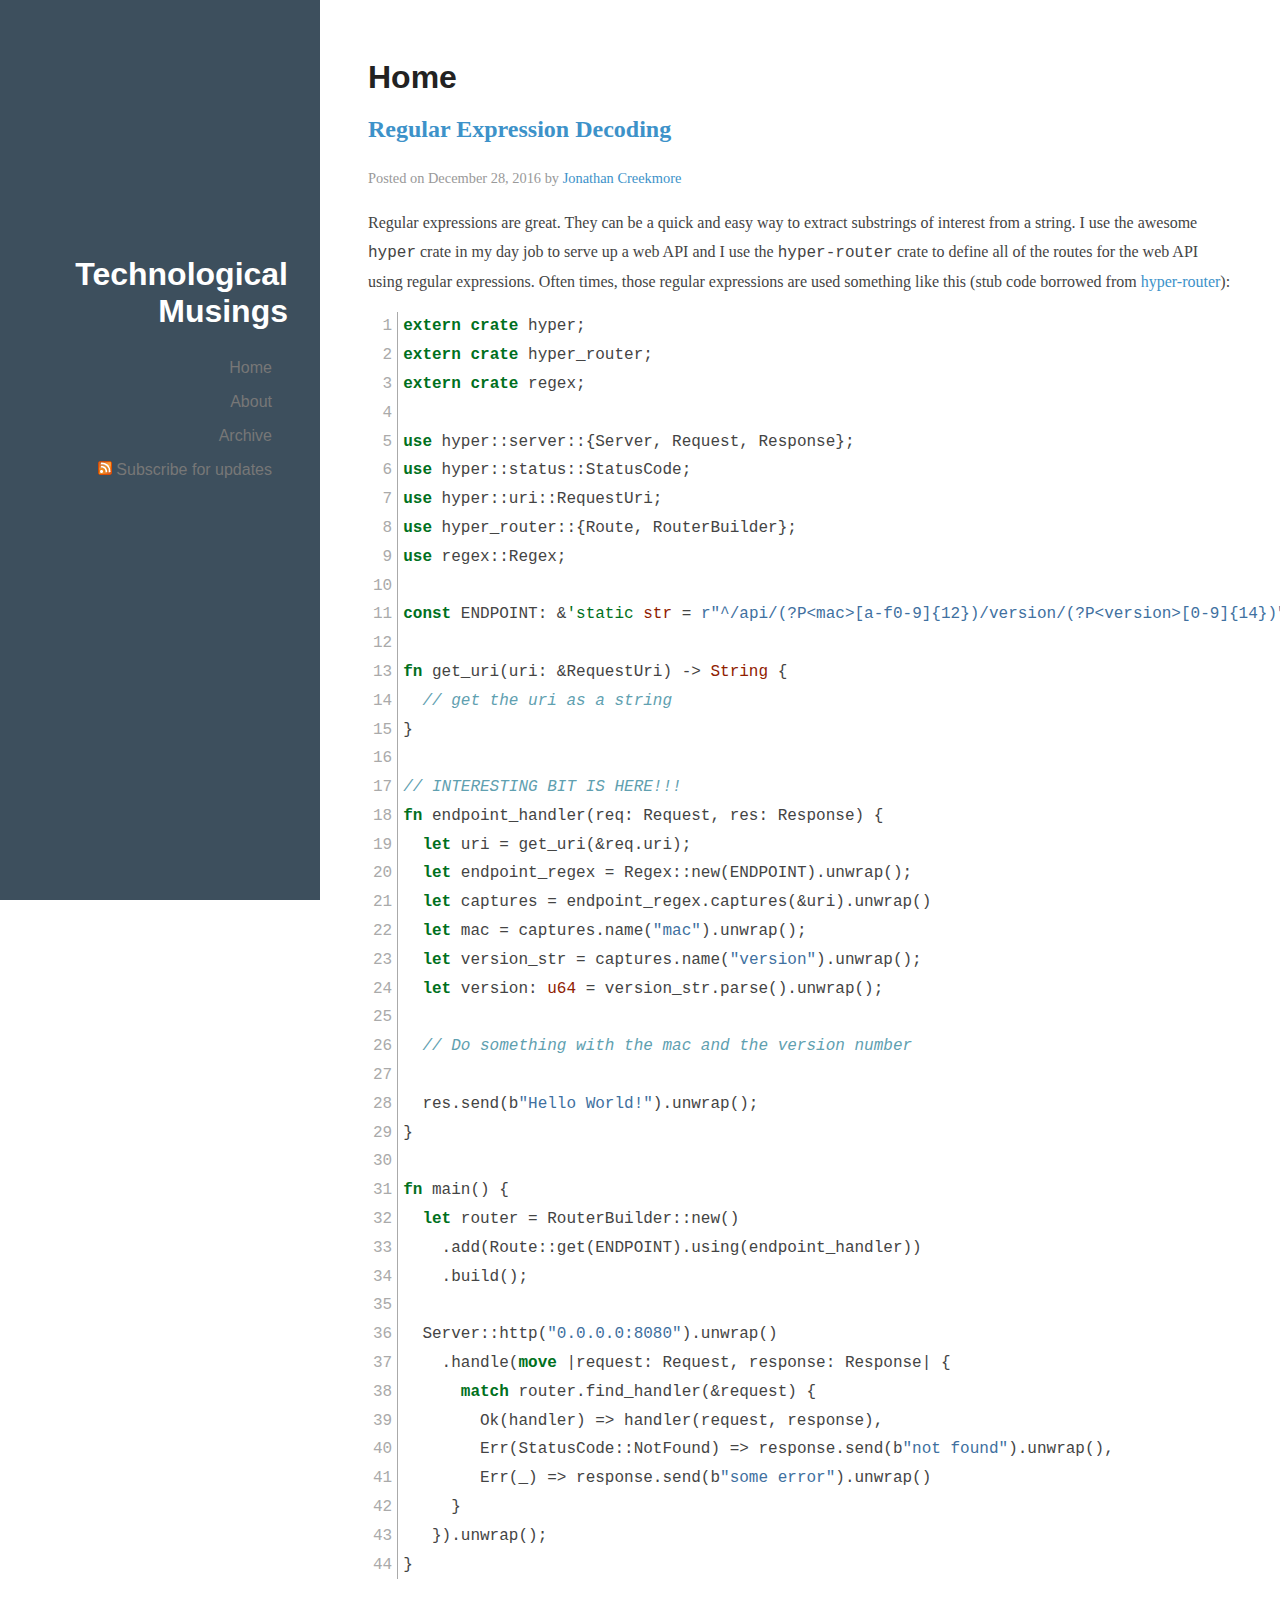
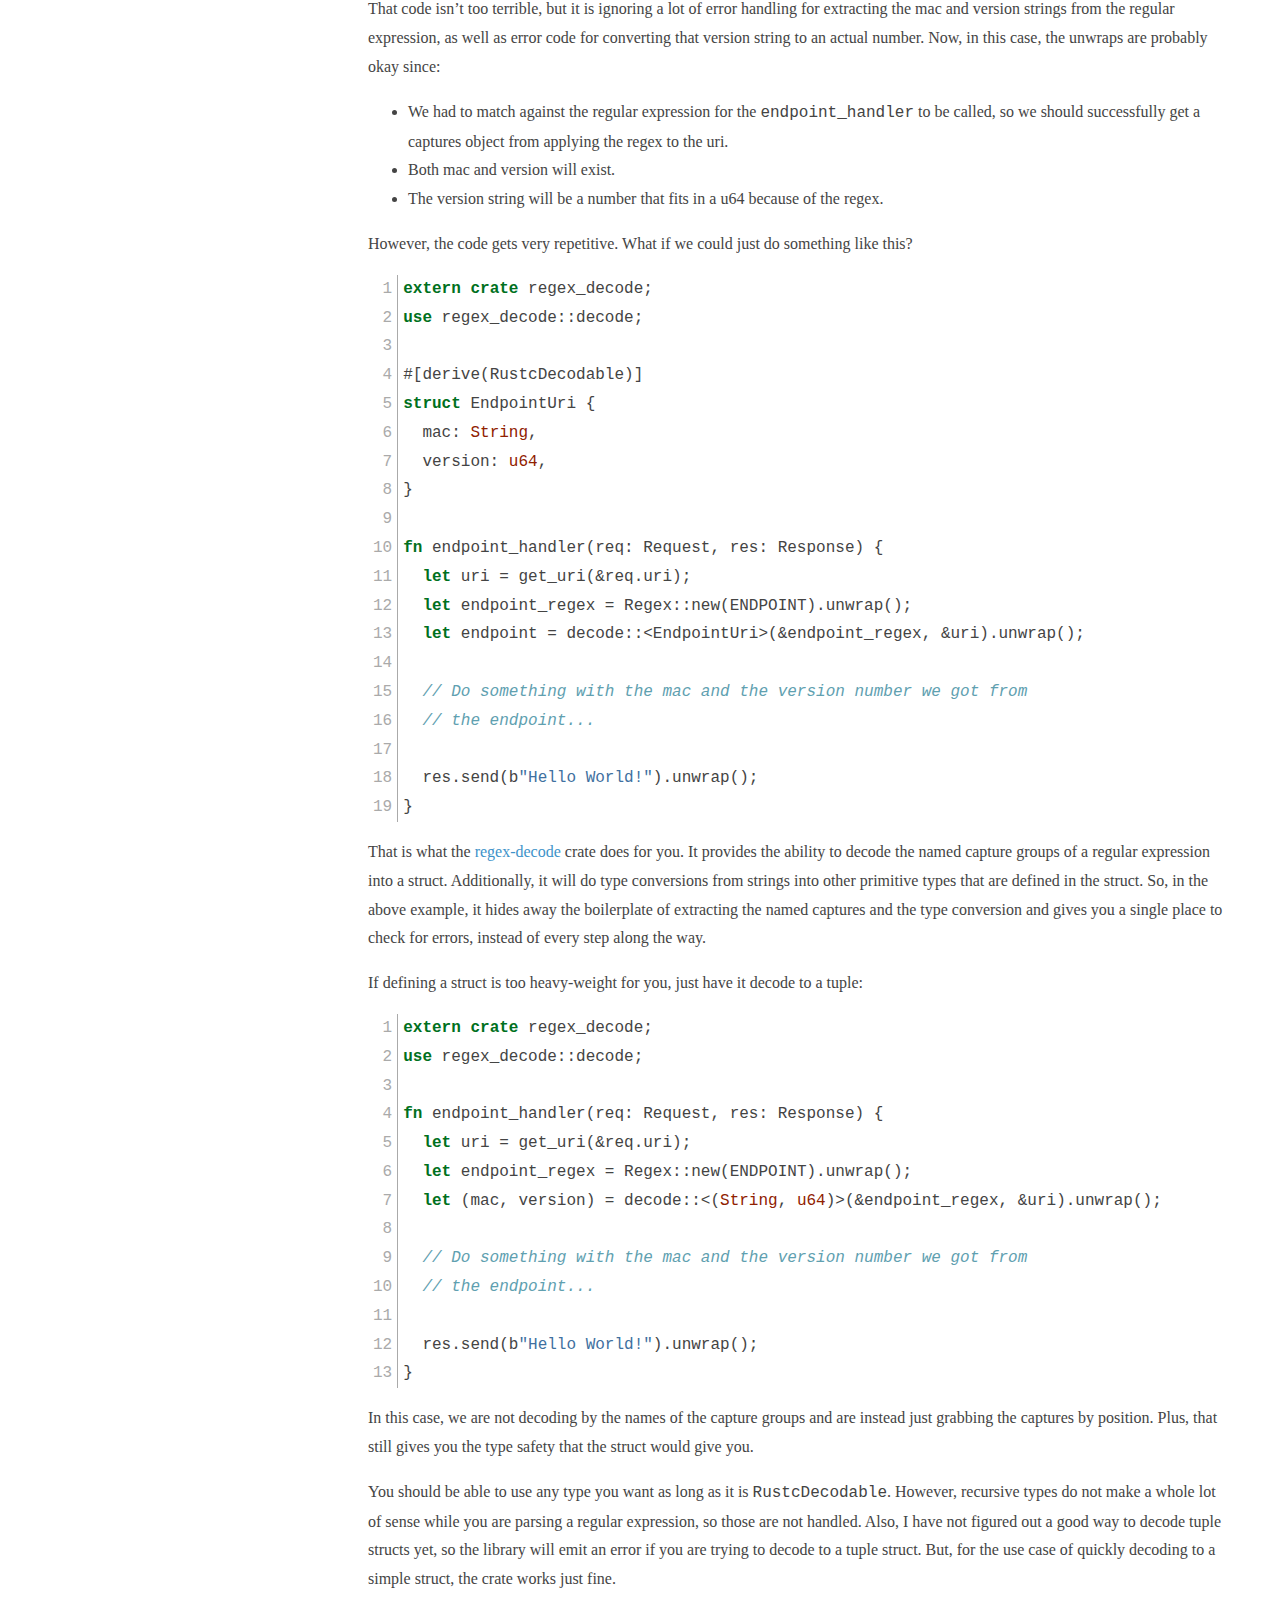
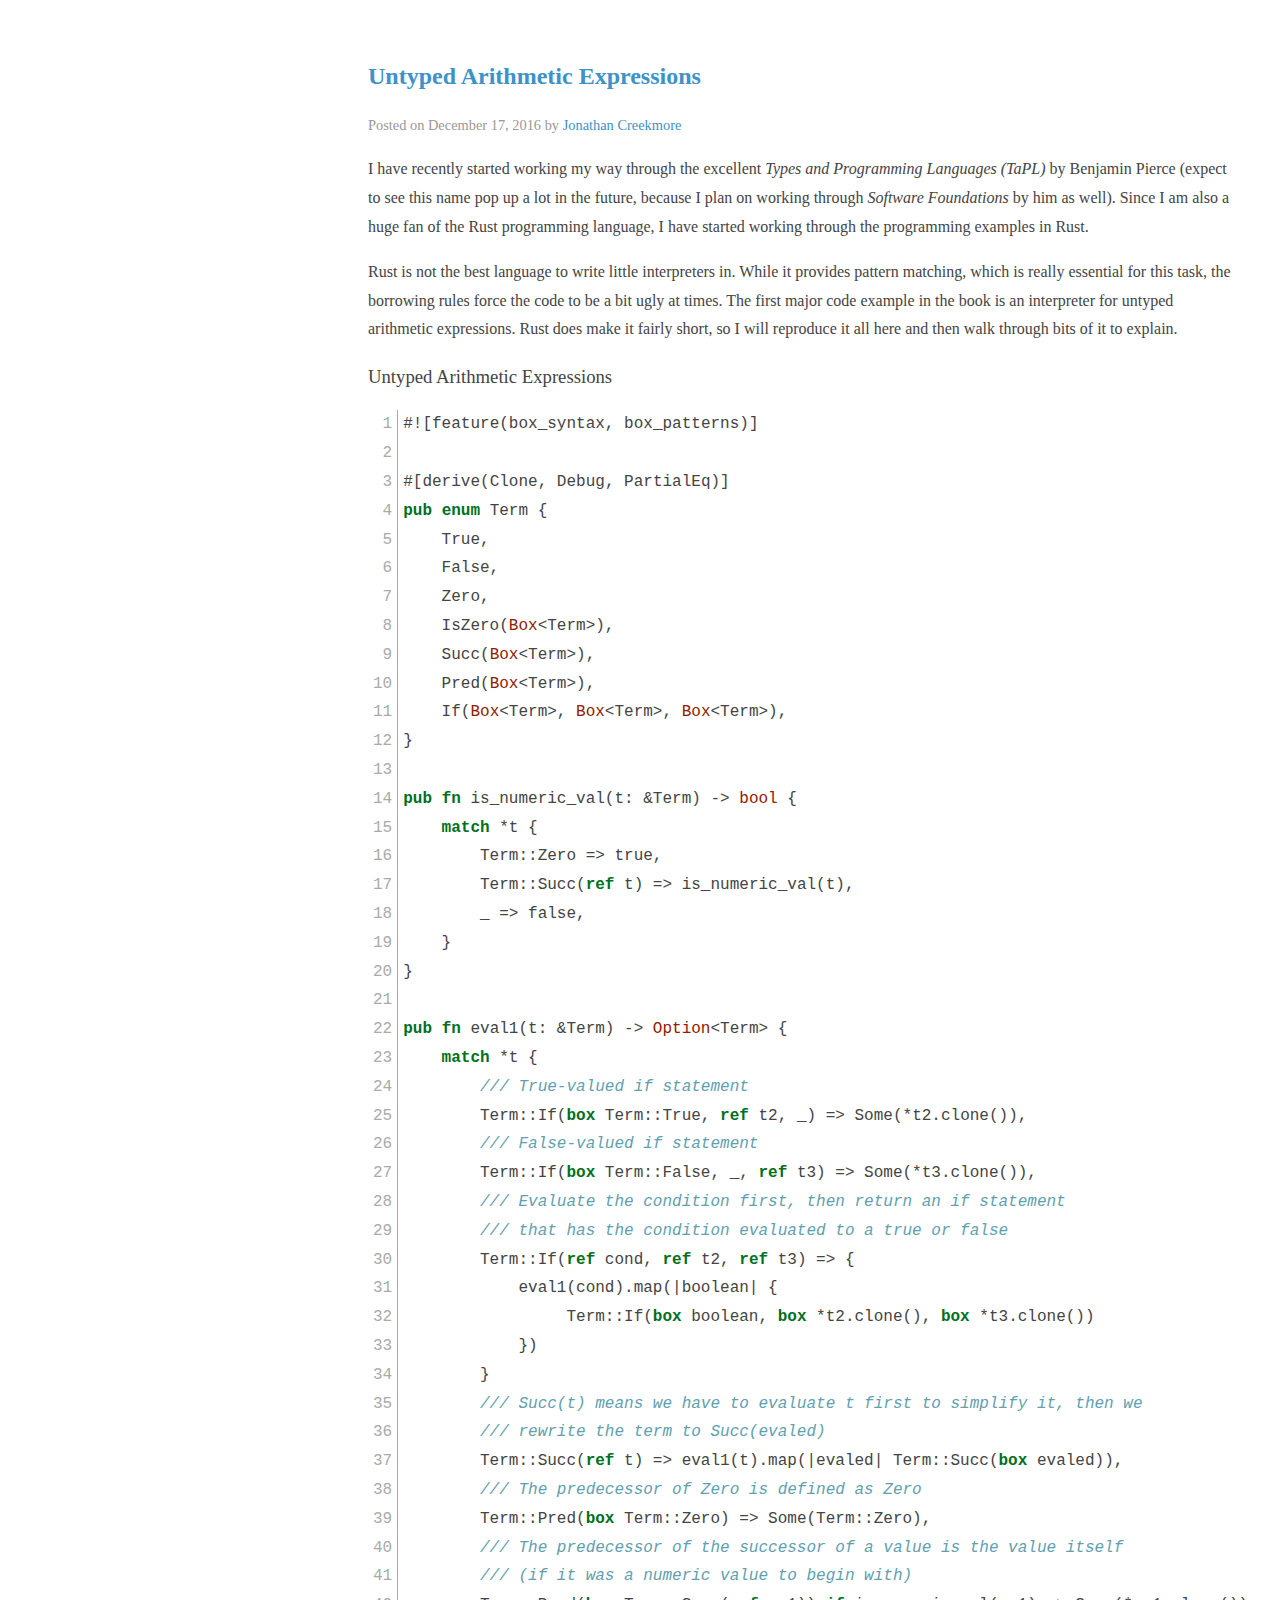
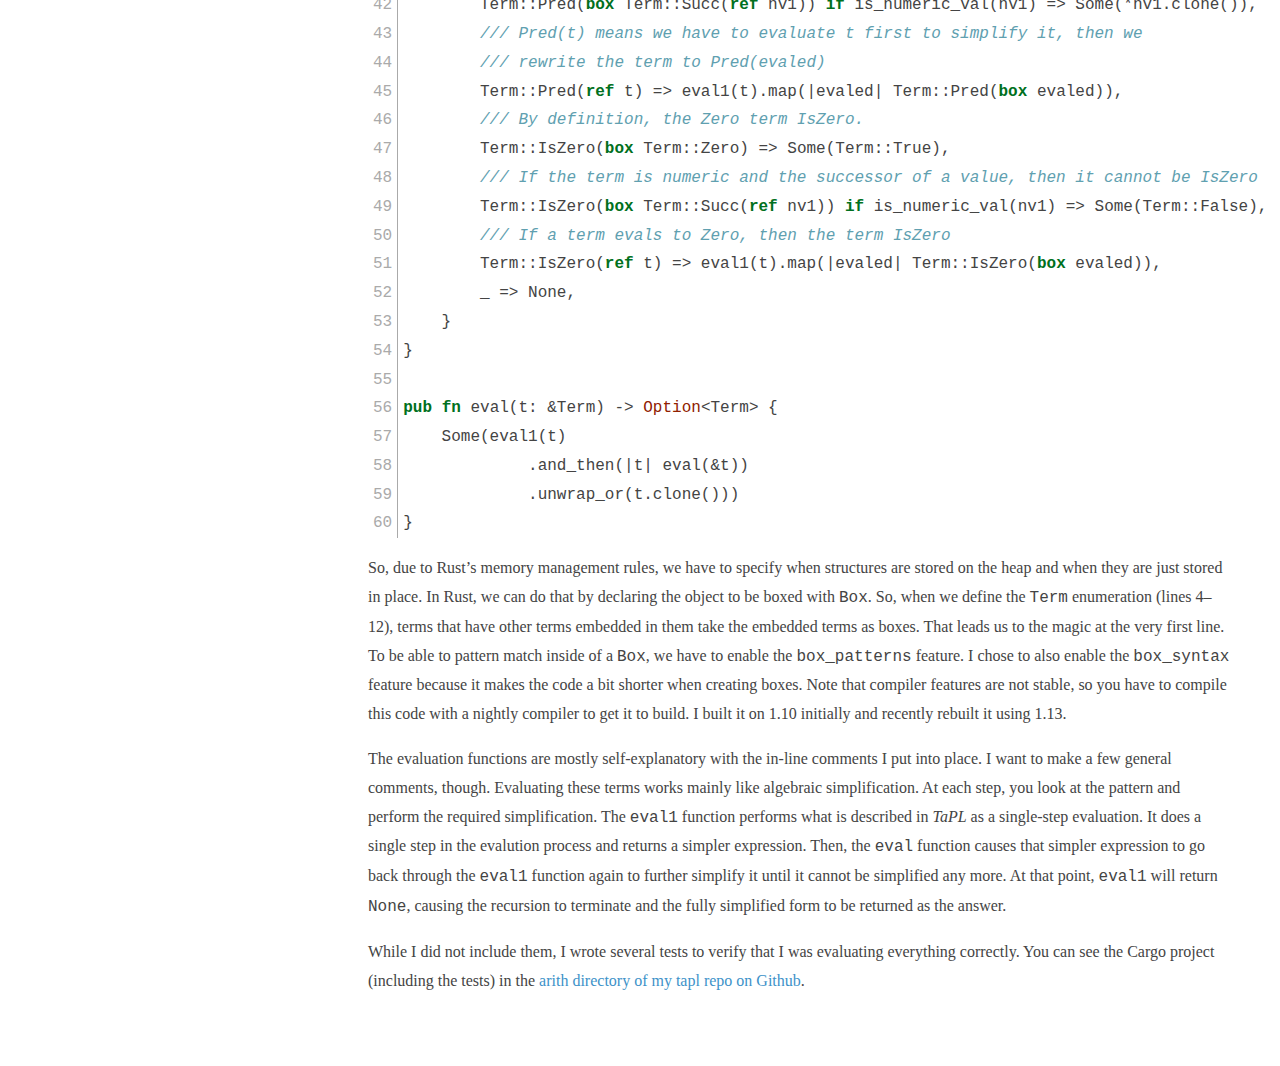
<file: index.html>
<!doctype html>
<html lang="en">
    <head>
        <meta http-equiv="Content-Type" content="text/html; charset=UTF-8">
		<meta name="viewport" content="width=device-width, initial-scale=1.0">
        <title>Technological Musings - Home</title>
		<link rel="stylesheet" type="text/css" href="./css/pure-min.css">
		<link rel="stylesheet" type="text/css" href="./css/grids-responsive-min.css">
        <link rel="stylesheet" type="text/css" href="./css/default.css">
		<link rel="alternate" type="application/atom+xml" title="Atom feed for Technological Musings" href="./atom.xml" />
    </head>
    <body>
		<div id="layout" class="pure-g">
			<div class="sidebar pure-u-1 pure-u-md-1-4">
				<div class="header">
					<h1>Technological Musings</h1>
					<nav class="nav">
						<ul class="pure-menu-list custom-restricted-width">
							<li class="pure-menu-item">
								<a class="pure-menu-link" href="./">Home</a>
							</li>
							<li class="pure-menu-item">
								<a class="pure-menu-link" href="./about.html">About</a>
							</li>
							<li class="pure-menu-item">
								<a class="pure-menu-link" href="./archive.html">Archive</a>
							</li>
							<li class="pure-menu-item">
								<a class="pure-menu-link" href="./atom.xml">
									<img src="./images/feed-icon-14x14.png" />
									Subscribe for updates
								</a>
							</li>
					</nav>
				</div>
			</div>

			<div class="content pure-u-1 pure-u-md-3-4">
				<div class="posts">
					<section class="post">
						<header class="post-header">
							<h2 class="post-title">Home</h2>
						</header>
						<div class="post-description">
							
	<article class="post">
		<h2><a href="./posts/2016-12-28-regex-decode.html">Regular Expression Decoding</a></h2>
		<div class="post-meta">
			Posted on <time pubdate datetime="December 28, 2016">December 28, 2016</time>
			
	            by <a class="email" href="mailto:jonathan@thecreekmores.org?subject=Regular Expression Decoding">Jonathan Creekmore</a>
			
		</div>
		<p>Regular expressions are great. They can be a quick and easy way to extract substrings of interest from a string. I use the awesome <code>hyper</code> crate in my day job to serve up a web API and I use the <code>hyper-router</code> crate to define all of the routes for the web API using regular expressions. Often times, those regular expressions are used something like this (stub code borrowed from <a href="https://github.com/marad/hyper-router">hyper-router</a>):</p>
<div class="sourceCode"><table class="sourceCode rust numberLines"><tr class="sourceCode"><td class="lineNumbers"><pre>1
2
3
4
5
6
7
8
9
10
11
12
13
14
15
16
17
18
19
20
21
22
23
24
25
26
27
28
29
30
31
32
33
34
35
36
37
38
39
40
41
42
43
44
</pre></td><td class="sourceCode"><pre><code class="sourceCode rust"><span class="kw">extern</span> <span class="kw">crate</span> hyper;
<span class="kw">extern</span> <span class="kw">crate</span> hyper_router;
<span class="kw">extern</span> <span class="kw">crate</span> regex;

<span class="kw">use</span> hyper::server::{Server, Request, Response};
<span class="kw">use</span> hyper::status::StatusCode;
<span class="kw">use</span> hyper::uri::RequestUri;
<span class="kw">use</span> hyper_router::{Route, RouterBuilder};
<span class="kw">use</span> regex::Regex;

<span class="kw">const</span> ENDPOINT: &amp;<span class="ot">'static</span> <span class="dt">str</span> = <span class="st">r&quot;^/api/(?P&lt;mac&gt;[a-f0-9]{12})/version/(?P&lt;version&gt;[0-9]{14})&quot;</span>;

<span class="kw">fn</span> get_uri(uri: &amp;RequestUri) -&gt; <span class="dt">String</span> {
  <span class="co">// get the uri as a string</span>
}

<span class="co">// INTERESTING BIT IS HERE!!!</span>
<span class="kw">fn</span> endpoint_handler(req: Request, res: Response) {
  <span class="kw">let</span> uri = get_uri(&amp;req.uri);
  <span class="kw">let</span> endpoint_regex = Regex::new(ENDPOINT).unwrap();
  <span class="kw">let</span> captures = endpoint_regex.captures(&amp;uri).unwrap()
  <span class="kw">let</span> mac = captures.name(<span class="st">&quot;mac&quot;</span>).unwrap();
  <span class="kw">let</span> version_str = captures.name(<span class="st">&quot;version&quot;</span>).unwrap();
  <span class="kw">let</span> version: <span class="dt">u64</span> = version_str.parse().unwrap();

  <span class="co">// Do something with the mac and the version number</span>

  res.send(b<span class="st">&quot;Hello World!&quot;</span>).unwrap();
}

<span class="kw">fn</span> main() {
  <span class="kw">let</span> router = RouterBuilder::new()
    .add(Route::get(ENDPOINT).using(endpoint_handler))
    .build();

  Server::http(<span class="st">&quot;0.0.0.0:8080&quot;</span>).unwrap()
    .handle(<span class="kw">move</span> |request: Request, response: Response| {
      <span class="kw">match</span> router.find_handler(&amp;request) {
        <span class="cn">Ok</span>(handler) =&gt; handler(request, response),
        <span class="cn">Err</span>(StatusCode::NotFound) =&gt; response.send(b<span class="st">&quot;not found&quot;</span>).unwrap(),
        <span class="cn">Err</span>(_) =&gt; response.send(b<span class="st">&quot;some error&quot;</span>).unwrap()
     }
   }).unwrap();
}</code></pre></td></tr></table></div>
<p>That code isn’t too terrible, but it is ignoring a lot of error handling for extracting the mac and version strings from the regular expression, as well as error code for converting that version string to an actual number. Now, in this case, the unwraps are probably okay since:</p>
<ul>
<li>We had to match against the regular expression for the <code>endpoint_handler</code> to be called, so we should successfully get a captures object from applying the regex to the uri.</li>
<li>Both mac and version will exist.</li>
<li>The version string will be a number that fits in a u64 because of the regex.</li>
</ul>
<p>However, the code gets very repetitive. What if we could just do something like this?</p>
<div class="sourceCode"><table class="sourceCode rust numberLines"><tr class="sourceCode"><td class="lineNumbers"><pre>1
2
3
4
5
6
7
8
9
10
11
12
13
14
15
16
17
18
19
</pre></td><td class="sourceCode"><pre><code class="sourceCode rust"><span class="kw">extern</span> <span class="kw">crate</span> regex_decode;
<span class="kw">use</span> regex_decode::decode;

<span class="at">#[</span>derive<span class="at">(</span>RustcDecodable<span class="at">)]</span>
<span class="kw">struct</span> EndpointUri {
  mac: <span class="dt">String</span>,
  version: <span class="dt">u64</span>,
}

<span class="kw">fn</span> endpoint_handler(req: Request, res: Response) {
  <span class="kw">let</span> uri = get_uri(&amp;req.uri);
  <span class="kw">let</span> endpoint_regex = Regex::new(ENDPOINT).unwrap();
  <span class="kw">let</span> endpoint = decode::&lt;EndpointUri&gt;(&amp;endpoint_regex, &amp;uri).unwrap();

  <span class="co">// Do something with the mac and the version number we got from</span>
  <span class="co">// the endpoint...</span>

  res.send(b<span class="st">&quot;Hello World!&quot;</span>).unwrap();
}</code></pre></td></tr></table></div>
<p>That is what the <a href="https://github.com/jcreekmore/regex-decode">regex-decode</a> crate does for you. It provides the ability to decode the named capture groups of a regular expression into a struct. Additionally, it will do type conversions from strings into other primitive types that are defined in the struct. So, in the above example, it hides away the boilerplate of extracting the named captures and the type conversion and gives you a single place to check for errors, instead of every step along the way.</p>
<p>If defining a struct is too heavy-weight for you, just have it decode to a tuple:</p>
<div class="sourceCode"><table class="sourceCode rust numberLines"><tr class="sourceCode"><td class="lineNumbers"><pre>1
2
3
4
5
6
7
8
9
10
11
12
13
</pre></td><td class="sourceCode"><pre><code class="sourceCode rust"><span class="kw">extern</span> <span class="kw">crate</span> regex_decode;
<span class="kw">use</span> regex_decode::decode;

<span class="kw">fn</span> endpoint_handler(req: Request, res: Response) {
  <span class="kw">let</span> uri = get_uri(&amp;req.uri);
  <span class="kw">let</span> endpoint_regex = Regex::new(ENDPOINT).unwrap();
  <span class="kw">let</span> (mac, version) = decode::&lt;(<span class="dt">String</span>, <span class="dt">u64</span>)&gt;(&amp;endpoint_regex, &amp;uri).unwrap();

  <span class="co">// Do something with the mac and the version number we got from</span>
  <span class="co">// the endpoint...</span>

  res.send(b<span class="st">&quot;Hello World!&quot;</span>).unwrap();
}</code></pre></td></tr></table></div>
<p>In this case, we are not decoding by the names of the capture groups and are instead just grabbing the captures by position. Plus, that still gives you the type safety that the struct would give you.</p>
<p>You should be able to use any type you want as long as it is <code>RustcDecodable</code>. However, recursive types do not make a whole lot of sense while you are parsing a regular expression, so those are not handled. Also, I have not figured out a good way to decode tuple structs yet, so the library will emit an error if you are trying to decode to a tuple struct. But, for the use case of quickly decoding to a simple struct, the crate works just fine.</p>
	</article>

	<article class="post">
		<h2><a href="./posts/2016-12-17-untyped-arithmetic-expressions.html">Untyped Arithmetic Expressions</a></h2>
		<div class="post-meta">
			Posted on <time pubdate datetime="December 17, 2016">December 17, 2016</time>
			
	            by <a class="email" href="mailto:jonathan@thecreekmores.org?subject=Untyped Arithmetic Expressions">Jonathan Creekmore</a>
			
		</div>
		<p>I have recently started working my way through the excellent <em>Types and Programming Languages (TaPL)</em> by Benjamin Pierce (expect to see this name pop up a lot in the future, because I plan on working through <em>Software Foundations</em> by him as well). Since I am also a huge fan of the Rust programming language, I have started working through the programming examples in Rust.</p>
<p>Rust is not the best language to write little interpreters in. While it provides pattern matching, which is really essential for this task, the borrowing rules force the code to be a bit ugly at times. The first major code example in the book is an interpreter for untyped arithmetic expressions. Rust does make it fairly short, so I will reproduce it all here and then walk through bits of it to explain.</p>
<h3 id="untyped-arithmetic-expressions">Untyped Arithmetic Expressions</h3>
<div class="sourceCode"><table class="sourceCode rust numberLines"><tr class="sourceCode"><td class="lineNumbers"><pre>1
2
3
4
5
6
7
8
9
10
11
12
13
14
15
16
17
18
19
20
21
22
23
24
25
26
27
28
29
30
31
32
33
34
35
36
37
38
39
40
41
42
43
44
45
46
47
48
49
50
51
52
53
54
55
56
57
58
59
60
</pre></td><td class="sourceCode"><pre><code class="sourceCode rust"><span class="at">#![</span>feature<span class="at">(</span>box_syntax<span class="at">,</span> box_patterns<span class="at">)]</span>

<span class="at">#[</span>derive<span class="at">(</span><span class="bu">Clone</span><span class="at">,</span> <span class="bu">Debug</span><span class="at">,</span> <span class="bu">PartialEq</span><span class="at">)]</span>
<span class="kw">pub</span> <span class="kw">enum</span> Term {
    True,
    False,
    Zero,
    IsZero(<span class="dt">Box</span>&lt;Term&gt;),
    Succ(<span class="dt">Box</span>&lt;Term&gt;),
    Pred(<span class="dt">Box</span>&lt;Term&gt;),
    If(<span class="dt">Box</span>&lt;Term&gt;, <span class="dt">Box</span>&lt;Term&gt;, <span class="dt">Box</span>&lt;Term&gt;),
}

<span class="kw">pub</span> <span class="kw">fn</span> is_numeric_val(t: &amp;Term) -&gt; <span class="dt">bool</span> {
    <span class="kw">match</span> *t {
        Term::Zero =&gt; <span class="cn">true</span>,
        Term::Succ(<span class="kw">ref</span> t) =&gt; is_numeric_val(t),
        _ =&gt; <span class="cn">false</span>,
    }
}

<span class="kw">pub</span> <span class="kw">fn</span> eval1(t: &amp;Term) -&gt; <span class="dt">Option</span>&lt;Term&gt; {
    <span class="kw">match</span> *t {
        <span class="co">/// True-valued if statement</span>
        Term::If(<span class="kw">box</span> Term::True, <span class="kw">ref</span> t2, _) =&gt; <span class="cn">Some</span>(*t2.clone()),
        <span class="co">/// False-valued if statement</span>
        Term::If(<span class="kw">box</span> Term::False, _, <span class="kw">ref</span> t3) =&gt; <span class="cn">Some</span>(*t3.clone()),
        <span class="co">/// Evaluate the condition first, then return an if statement</span>
        <span class="co">/// that has the condition evaluated to a true or false</span>
        Term::If(<span class="kw">ref</span> cond, <span class="kw">ref</span> t2, <span class="kw">ref</span> t3) =&gt; {
            eval1(cond).map(|boolean| {
                 Term::If(<span class="kw">box</span> boolean, <span class="kw">box</span> *t2.clone(), <span class="kw">box</span> *t3.clone())
            })
        }
        <span class="co">/// Succ(t) means we have to evaluate t first to simplify it, then we</span>
        <span class="co">/// rewrite the term to Succ(evaled)</span>
        Term::Succ(<span class="kw">ref</span> t) =&gt; eval1(t).map(|evaled| Term::Succ(<span class="kw">box</span> evaled)),
        <span class="co">/// The predecessor of Zero is defined as Zero</span>
        Term::Pred(<span class="kw">box</span> Term::Zero) =&gt; <span class="cn">Some</span>(Term::Zero),
        <span class="co">/// The predecessor of the successor of a value is the value itself</span>
        <span class="co">/// (if it was a numeric value to begin with)</span>
        Term::Pred(<span class="kw">box</span> Term::Succ(<span class="kw">ref</span> nv1)) <span class="kw">if</span> is_numeric_val(nv1) =&gt; <span class="cn">Some</span>(*nv1.clone()),
        <span class="co">/// Pred(t) means we have to evaluate t first to simplify it, then we</span>
        <span class="co">/// rewrite the term to Pred(evaled)</span>
        Term::Pred(<span class="kw">ref</span> t) =&gt; eval1(t).map(|evaled| Term::Pred(<span class="kw">box</span> evaled)),
        <span class="co">/// By definition, the Zero term IsZero.</span>
        Term::IsZero(<span class="kw">box</span> Term::Zero) =&gt; <span class="cn">Some</span>(Term::True),
        <span class="co">/// If the term is numeric and the successor of a value, then it cannot be IsZero</span>
        Term::IsZero(<span class="kw">box</span> Term::Succ(<span class="kw">ref</span> nv1)) <span class="kw">if</span> is_numeric_val(nv1) =&gt; <span class="cn">Some</span>(Term::False),
        <span class="co">/// If a term evals to Zero, then the term IsZero</span>
        Term::IsZero(<span class="kw">ref</span> t) =&gt; eval1(t).map(|evaled| Term::IsZero(<span class="kw">box</span> evaled)),
        _ =&gt; <span class="cn">None</span>,
    }
}

<span class="kw">pub</span> <span class="kw">fn</span> eval(t: &amp;Term) -&gt; <span class="dt">Option</span>&lt;Term&gt; {
    <span class="cn">Some</span>(eval1(t)
             .and_then(|t| eval(&amp;t))
             .unwrap_or(t.clone()))
}</code></pre></td></tr></table></div>
<p>So, due to Rust’s memory management rules, we have to specify when structures are stored on the heap and when they are just stored in place. In Rust, we can do that by declaring the object to be boxed with <code>Box</code>. So, when we define the <code>Term</code> enumeration (lines 4–12), terms that have other terms embedded in them take the embedded terms as boxes. That leads us to the magic at the very first line. To be able to pattern match inside of a <code>Box</code>, we have to enable the <code>box_patterns</code> feature. I chose to also enable the <code>box_syntax</code> feature because it makes the code a bit shorter when creating boxes. Note that compiler features are not stable, so you have to compile this code with a nightly compiler to get it to build. I built it on 1.10 initially and recently rebuilt it using 1.13.</p>
<p>The evaluation functions are mostly self-explanatory with the in-line comments I put into place. I want to make a few general comments, though. Evaluating these terms works mainly like algebraic simplification. At each step, you look at the pattern and perform the required simplification. The <code>eval1</code> function performs what is described in <em>TaPL</em> as a single-step evaluation. It does a single step in the evalution process and returns a simpler expression. Then, the <code>eval</code> function causes that simpler expression to go back through the <code>eval1</code> function again to further simplify it until it cannot be simplified any more. At that point, <code>eval1</code> will return <code>None</code>, causing the recursion to terminate and the fully simplified form to be returned as the answer.</p>
<p>While I did not include them, I wrote several tests to verify that I was evaluating everything correctly. You can see the Cargo project (including the tests) in the <a href="https://github.com/jcreekmore/tapl/tree/master/arith">arith directory of my tapl repo on Github</a>.</p>
	</article>



						</div>
					</section>
				</div>
			</div>
		</div>
    </body>
</html>
</file>
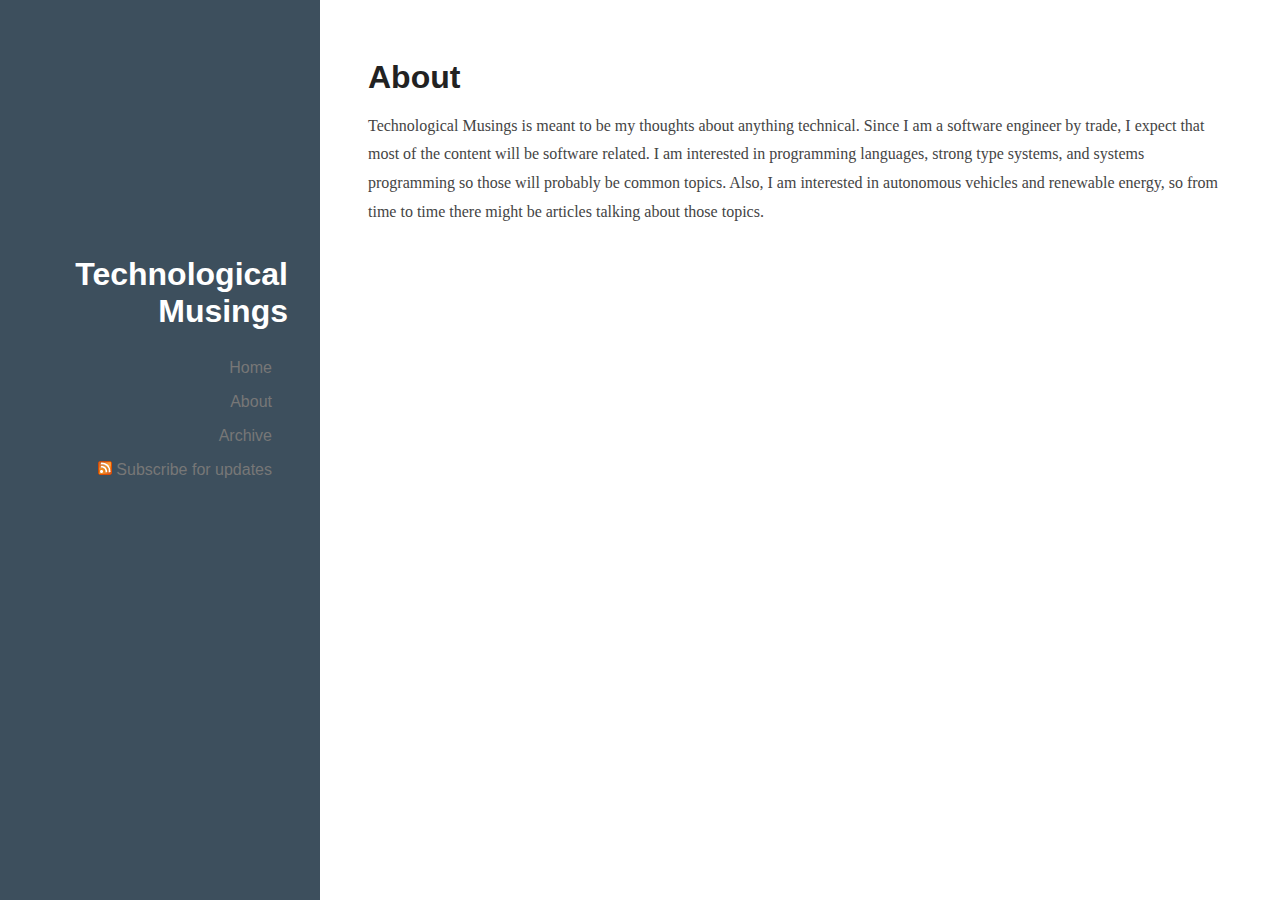
<file: about.html>
<!doctype html>
<html lang="en">
    <head>
        <meta http-equiv="Content-Type" content="text/html; charset=UTF-8">
		<meta name="viewport" content="width=device-width, initial-scale=1.0">
        <title>Technological Musings - About</title>
		<link rel="stylesheet" type="text/css" href="./css/pure-min.css">
		<link rel="stylesheet" type="text/css" href="./css/grids-responsive-min.css">
        <link rel="stylesheet" type="text/css" href="./css/default.css">
		<link rel="alternate" type="application/atom+xml" title="Atom feed for Technological Musings" href="./atom.xml" />
    </head>
    <body>
		<div id="layout" class="pure-g">
			<div class="sidebar pure-u-1 pure-u-md-1-4">
				<div class="header">
					<h1>Technological Musings</h1>
					<nav class="nav">
						<ul class="pure-menu-list custom-restricted-width">
							<li class="pure-menu-item">
								<a class="pure-menu-link" href="./">Home</a>
							</li>
							<li class="pure-menu-item">
								<a class="pure-menu-link" href="./about.html">About</a>
							</li>
							<li class="pure-menu-item">
								<a class="pure-menu-link" href="./archive.html">Archive</a>
							</li>
							<li class="pure-menu-item">
								<a class="pure-menu-link" href="./atom.xml">
									<img src="./images/feed-icon-14x14.png" />
									Subscribe for updates
								</a>
							</li>
					</nav>
				</div>
			</div>

			<div class="content pure-u-1 pure-u-md-3-4">
				<div class="posts">
					<section class="post">
						<header class="post-header">
							<h2 class="post-title">About</h2>
						</header>
						<div class="post-description">
							<p>Technological Musings is meant to be my thoughts about anything technical. Since I am a software engineer by trade, I expect that most of the content will be software related. I am interested in programming languages, strong type systems, and systems programming so those will probably be common topics. Also, I am interested in autonomous vehicles and renewable energy, so from time to time there might be articles talking about those topics.</p>
						</div>
					</section>
				</div>
			</div>
		</div>
    </body>
</html>
</file>
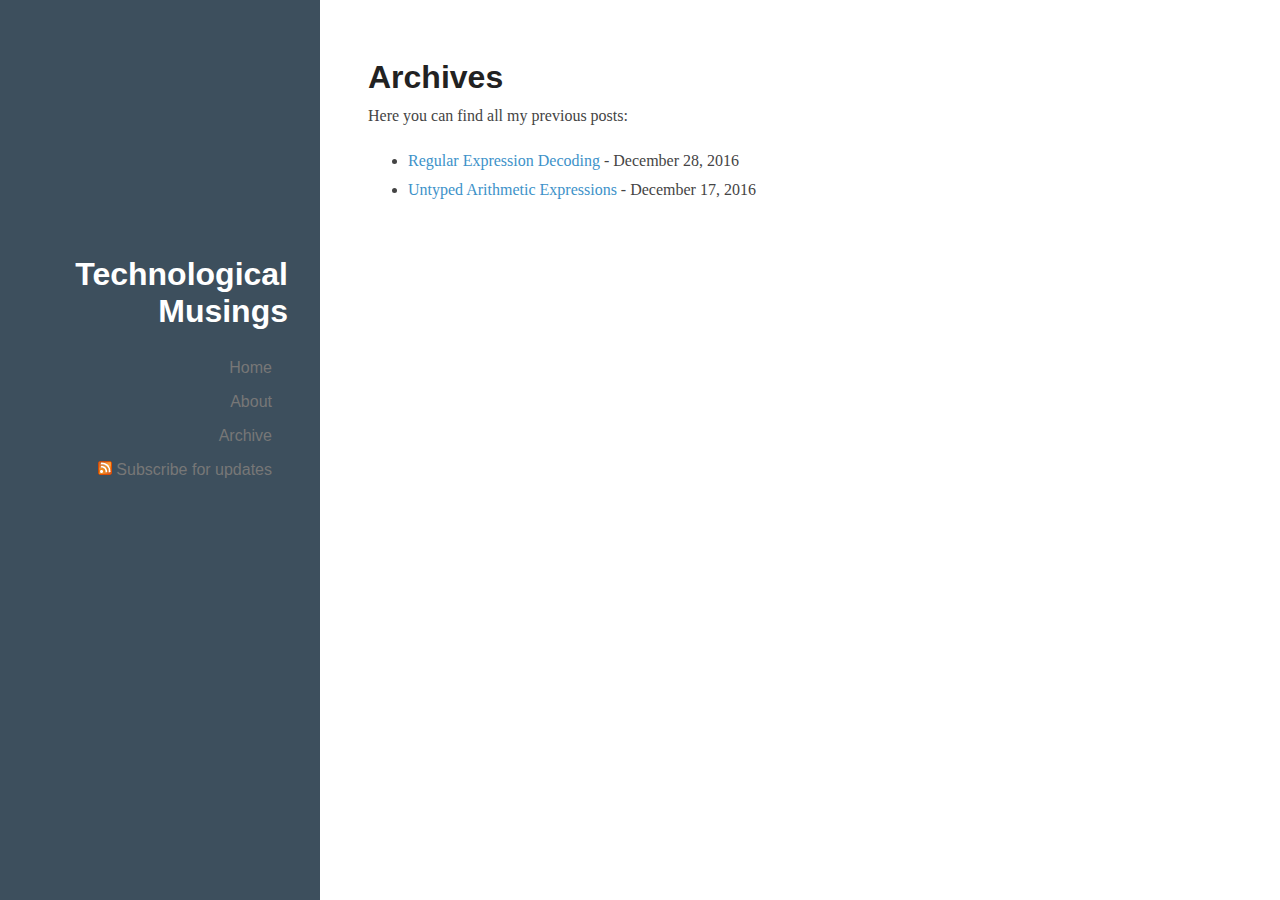
<file: archive.html>
<!doctype html>
<html lang="en">
    <head>
        <meta http-equiv="Content-Type" content="text/html; charset=UTF-8">
		<meta name="viewport" content="width=device-width, initial-scale=1.0">
        <title>Technological Musings - Archives</title>
		<link rel="stylesheet" type="text/css" href="./css/pure-min.css">
		<link rel="stylesheet" type="text/css" href="./css/grids-responsive-min.css">
        <link rel="stylesheet" type="text/css" href="./css/default.css">
		<link rel="alternate" type="application/atom+xml" title="Atom feed for Technological Musings" href="./atom.xml" />
    </head>
    <body>
		<div id="layout" class="pure-g">
			<div class="sidebar pure-u-1 pure-u-md-1-4">
				<div class="header">
					<h1>Technological Musings</h1>
					<nav class="nav">
						<ul class="pure-menu-list custom-restricted-width">
							<li class="pure-menu-item">
								<a class="pure-menu-link" href="./">Home</a>
							</li>
							<li class="pure-menu-item">
								<a class="pure-menu-link" href="./about.html">About</a>
							</li>
							<li class="pure-menu-item">
								<a class="pure-menu-link" href="./archive.html">Archive</a>
							</li>
							<li class="pure-menu-item">
								<a class="pure-menu-link" href="./atom.xml">
									<img src="./images/feed-icon-14x14.png" />
									Subscribe for updates
								</a>
							</li>
					</nav>
				</div>
			</div>

			<div class="content pure-u-1 pure-u-md-3-4">
				<div class="posts">
					<section class="post">
						<header class="post-header">
							<h2 class="post-title">Archives</h2>
						</header>
						<div class="post-description">
							Here you can find all my previous posts:
<ul>
	
		<li>
			<a href="./posts/2016-12-28-regex-decode.html">Regular Expression Decoding</a> - December 28, 2016
		</li>
	
		<li>
			<a href="./posts/2016-12-17-untyped-arithmetic-expressions.html">Untyped Arithmetic Expressions</a> - December 17, 2016
		</li>
	
</ul>


						</div>
					</section>
				</div>
			</div>
		</div>
    </body>
</html>
</file>
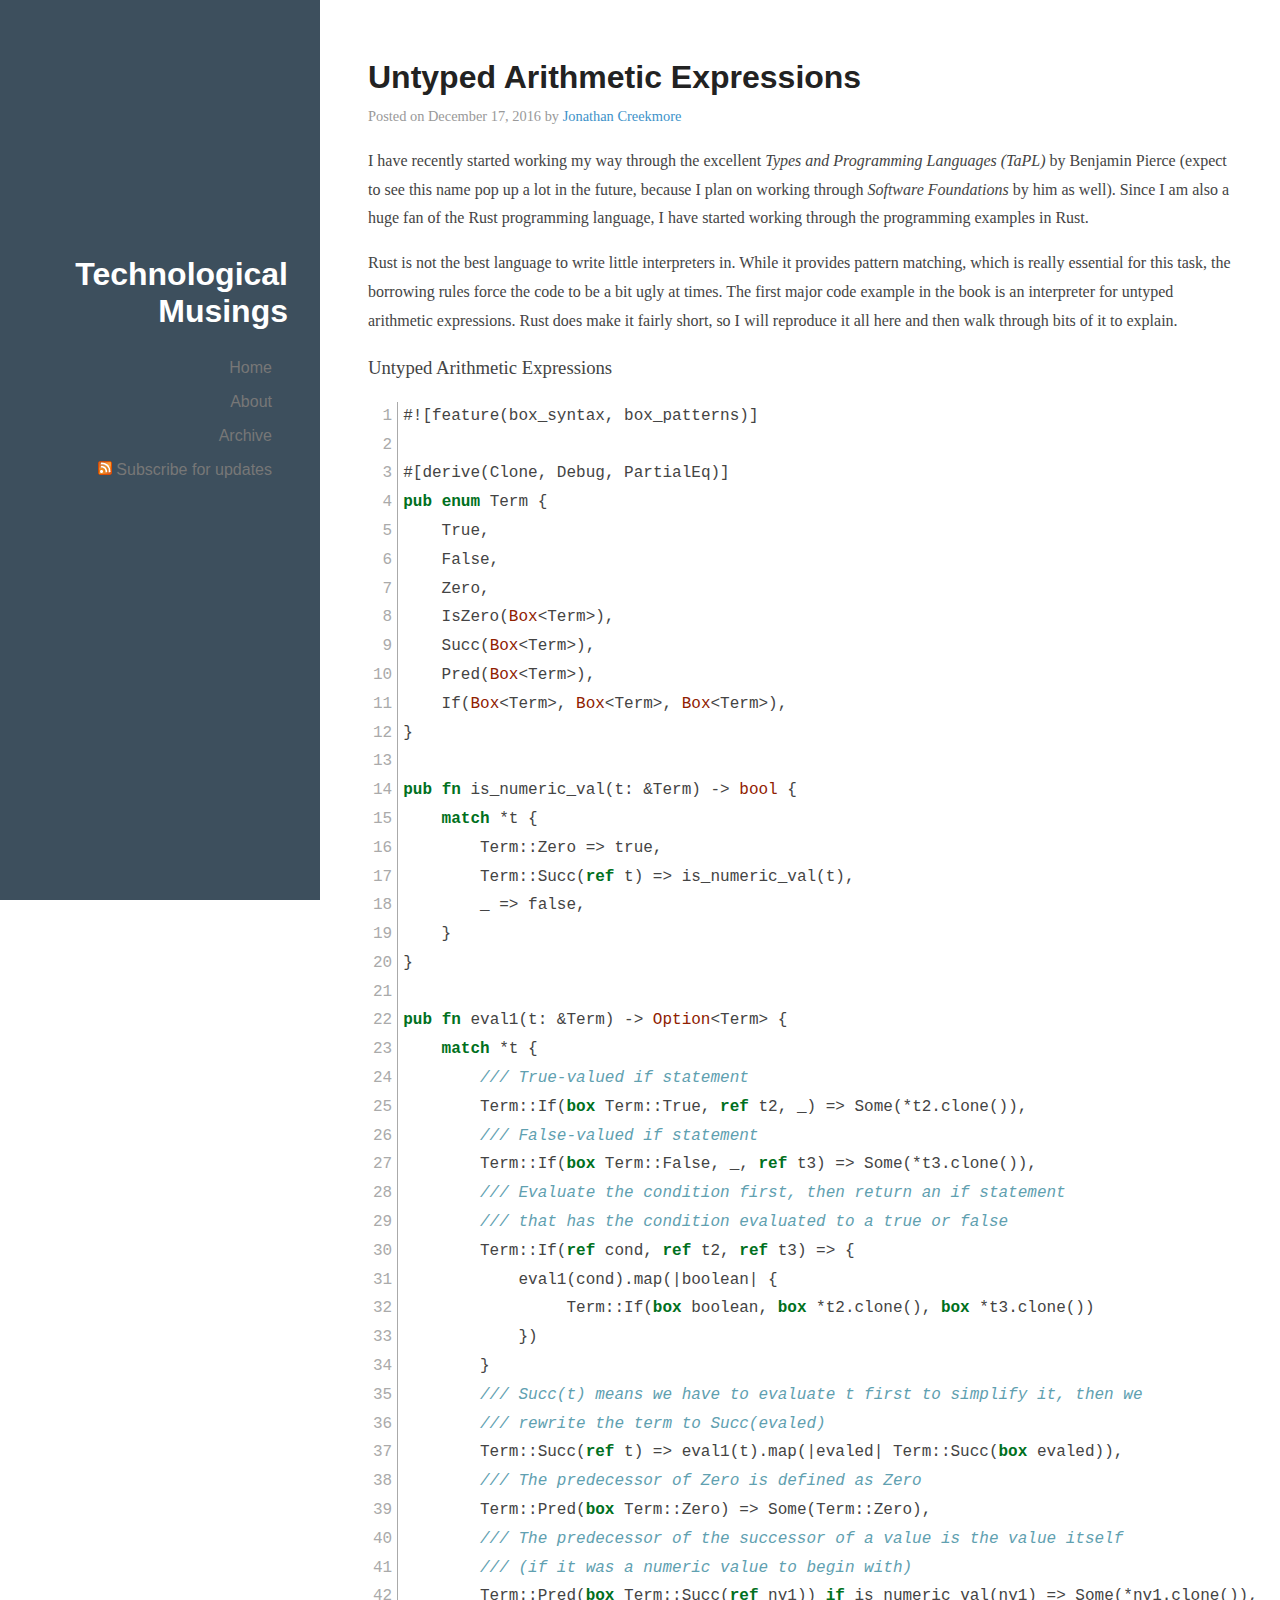
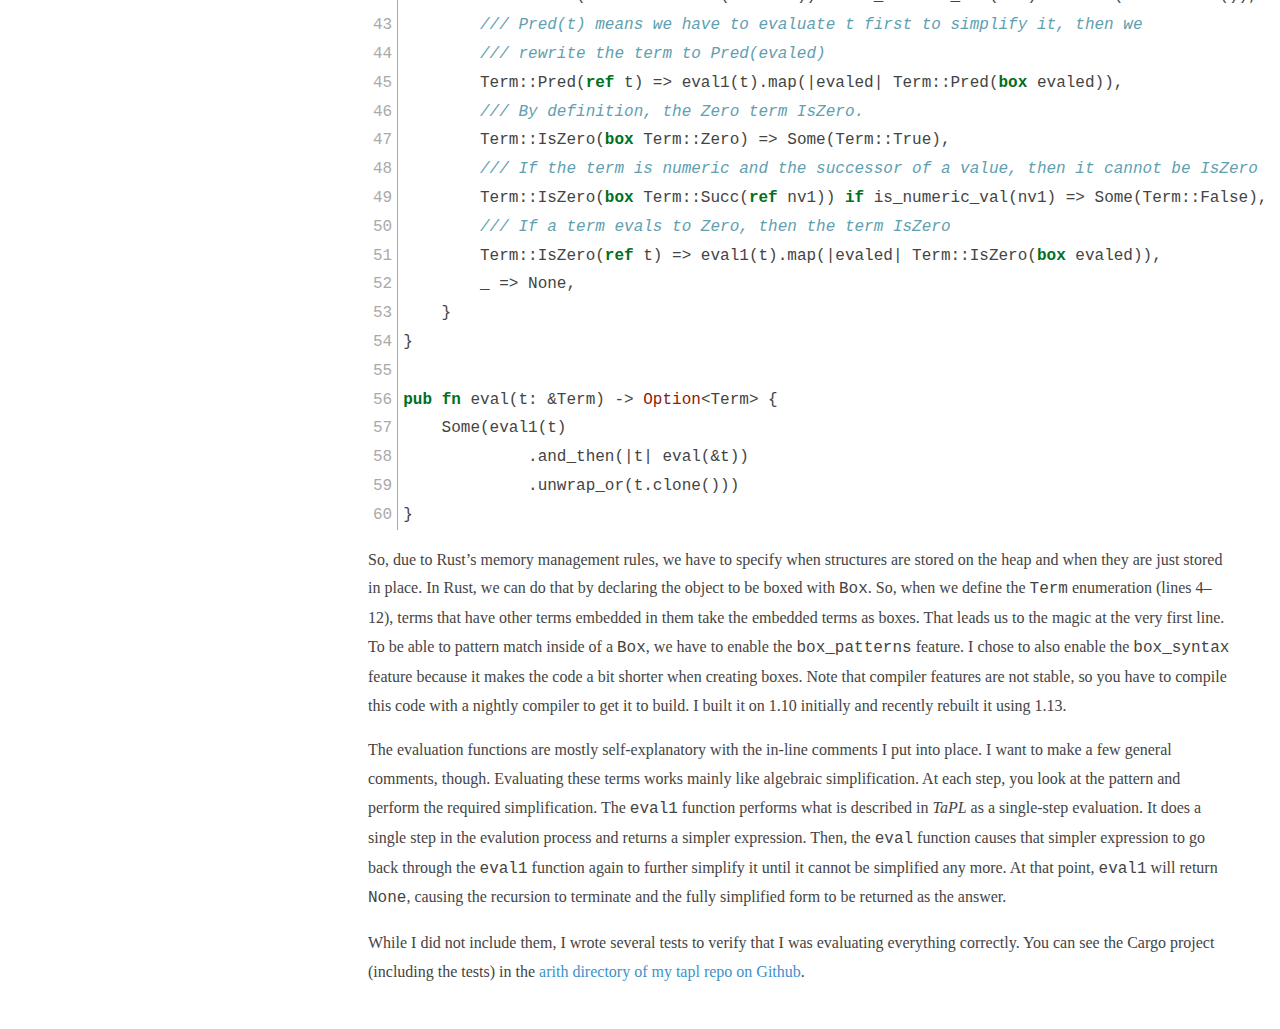
<file: posts/2016-12-17-untyped-arithmetic-expressions.html>
<!doctype html>
<html lang="en">
    <head>
        <meta http-equiv="Content-Type" content="text/html; charset=UTF-8">
		<meta name="viewport" content="width=device-width, initial-scale=1.0">
        <title>Technological Musings - Untyped Arithmetic Expressions</title>
		<link rel="stylesheet" type="text/css" href="../css/pure-min.css">
		<link rel="stylesheet" type="text/css" href="../css/grids-responsive-min.css">
        <link rel="stylesheet" type="text/css" href="../css/default.css">
		<link rel="alternate" type="application/atom+xml" title="Atom feed for Technological Musings" href="../atom.xml" />
    </head>
    <body>
		<div id="layout" class="pure-g">
			<div class="sidebar pure-u-1 pure-u-md-1-4">
				<div class="header">
					<h1>Technological Musings</h1>
					<nav class="nav">
						<ul class="pure-menu-list custom-restricted-width">
							<li class="pure-menu-item">
								<a class="pure-menu-link" href="../">Home</a>
							</li>
							<li class="pure-menu-item">
								<a class="pure-menu-link" href="../about.html">About</a>
							</li>
							<li class="pure-menu-item">
								<a class="pure-menu-link" href="../archive.html">Archive</a>
							</li>
							<li class="pure-menu-item">
								<a class="pure-menu-link" href="../atom.xml">
									<img src="../images/feed-icon-14x14.png" />
									Subscribe for updates
								</a>
							</li>
					</nav>
				</div>
			</div>

			<div class="content pure-u-1 pure-u-md-3-4">
				<div class="posts">
					<section class="post">
						<header class="post-header">
							<h2 class="post-title">Untyped Arithmetic Expressions</h2>
						</header>
						<div class="post-description">
							<div class="post-meta">
	Posted on <time pubdate datetime="December 17, 2016">December 17, 2016</time>
    
	    by <a class="email" href="mailto:jonathan@thecreekmores.org?subject=Untyped Arithmetic Expressions">Jonathan Creekmore</a>
    
</div>

<p>I have recently started working my way through the excellent <em>Types and Programming Languages (TaPL)</em> by Benjamin Pierce (expect to see this name pop up a lot in the future, because I plan on working through <em>Software Foundations</em> by him as well). Since I am also a huge fan of the Rust programming language, I have started working through the programming examples in Rust.</p>
<p>Rust is not the best language to write little interpreters in. While it provides pattern matching, which is really essential for this task, the borrowing rules force the code to be a bit ugly at times. The first major code example in the book is an interpreter for untyped arithmetic expressions. Rust does make it fairly short, so I will reproduce it all here and then walk through bits of it to explain.</p>
<h3 id="untyped-arithmetic-expressions">Untyped Arithmetic Expressions</h3>
<div class="sourceCode"><table class="sourceCode rust numberLines"><tr class="sourceCode"><td class="lineNumbers"><pre>1
2
3
4
5
6
7
8
9
10
11
12
13
14
15
16
17
18
19
20
21
22
23
24
25
26
27
28
29
30
31
32
33
34
35
36
37
38
39
40
41
42
43
44
45
46
47
48
49
50
51
52
53
54
55
56
57
58
59
60
</pre></td><td class="sourceCode"><pre><code class="sourceCode rust"><span class="at">#![</span>feature<span class="at">(</span>box_syntax<span class="at">,</span> box_patterns<span class="at">)]</span>

<span class="at">#[</span>derive<span class="at">(</span><span class="bu">Clone</span><span class="at">,</span> <span class="bu">Debug</span><span class="at">,</span> <span class="bu">PartialEq</span><span class="at">)]</span>
<span class="kw">pub</span> <span class="kw">enum</span> Term {
    True,
    False,
    Zero,
    IsZero(<span class="dt">Box</span>&lt;Term&gt;),
    Succ(<span class="dt">Box</span>&lt;Term&gt;),
    Pred(<span class="dt">Box</span>&lt;Term&gt;),
    If(<span class="dt">Box</span>&lt;Term&gt;, <span class="dt">Box</span>&lt;Term&gt;, <span class="dt">Box</span>&lt;Term&gt;),
}

<span class="kw">pub</span> <span class="kw">fn</span> is_numeric_val(t: &amp;Term) -&gt; <span class="dt">bool</span> {
    <span class="kw">match</span> *t {
        Term::Zero =&gt; <span class="cn">true</span>,
        Term::Succ(<span class="kw">ref</span> t) =&gt; is_numeric_val(t),
        _ =&gt; <span class="cn">false</span>,
    }
}

<span class="kw">pub</span> <span class="kw">fn</span> eval1(t: &amp;Term) -&gt; <span class="dt">Option</span>&lt;Term&gt; {
    <span class="kw">match</span> *t {
        <span class="co">/// True-valued if statement</span>
        Term::If(<span class="kw">box</span> Term::True, <span class="kw">ref</span> t2, _) =&gt; <span class="cn">Some</span>(*t2.clone()),
        <span class="co">/// False-valued if statement</span>
        Term::If(<span class="kw">box</span> Term::False, _, <span class="kw">ref</span> t3) =&gt; <span class="cn">Some</span>(*t3.clone()),
        <span class="co">/// Evaluate the condition first, then return an if statement</span>
        <span class="co">/// that has the condition evaluated to a true or false</span>
        Term::If(<span class="kw">ref</span> cond, <span class="kw">ref</span> t2, <span class="kw">ref</span> t3) =&gt; {
            eval1(cond).map(|boolean| {
                 Term::If(<span class="kw">box</span> boolean, <span class="kw">box</span> *t2.clone(), <span class="kw">box</span> *t3.clone())
            })
        }
        <span class="co">/// Succ(t) means we have to evaluate t first to simplify it, then we</span>
        <span class="co">/// rewrite the term to Succ(evaled)</span>
        Term::Succ(<span class="kw">ref</span> t) =&gt; eval1(t).map(|evaled| Term::Succ(<span class="kw">box</span> evaled)),
        <span class="co">/// The predecessor of Zero is defined as Zero</span>
        Term::Pred(<span class="kw">box</span> Term::Zero) =&gt; <span class="cn">Some</span>(Term::Zero),
        <span class="co">/// The predecessor of the successor of a value is the value itself</span>
        <span class="co">/// (if it was a numeric value to begin with)</span>
        Term::Pred(<span class="kw">box</span> Term::Succ(<span class="kw">ref</span> nv1)) <span class="kw">if</span> is_numeric_val(nv1) =&gt; <span class="cn">Some</span>(*nv1.clone()),
        <span class="co">/// Pred(t) means we have to evaluate t first to simplify it, then we</span>
        <span class="co">/// rewrite the term to Pred(evaled)</span>
        Term::Pred(<span class="kw">ref</span> t) =&gt; eval1(t).map(|evaled| Term::Pred(<span class="kw">box</span> evaled)),
        <span class="co">/// By definition, the Zero term IsZero.</span>
        Term::IsZero(<span class="kw">box</span> Term::Zero) =&gt; <span class="cn">Some</span>(Term::True),
        <span class="co">/// If the term is numeric and the successor of a value, then it cannot be IsZero</span>
        Term::IsZero(<span class="kw">box</span> Term::Succ(<span class="kw">ref</span> nv1)) <span class="kw">if</span> is_numeric_val(nv1) =&gt; <span class="cn">Some</span>(Term::False),
        <span class="co">/// If a term evals to Zero, then the term IsZero</span>
        Term::IsZero(<span class="kw">ref</span> t) =&gt; eval1(t).map(|evaled| Term::IsZero(<span class="kw">box</span> evaled)),
        _ =&gt; <span class="cn">None</span>,
    }
}

<span class="kw">pub</span> <span class="kw">fn</span> eval(t: &amp;Term) -&gt; <span class="dt">Option</span>&lt;Term&gt; {
    <span class="cn">Some</span>(eval1(t)
             .and_then(|t| eval(&amp;t))
             .unwrap_or(t.clone()))
}</code></pre></td></tr></table></div>
<p>So, due to Rust’s memory management rules, we have to specify when structures are stored on the heap and when they are just stored in place. In Rust, we can do that by declaring the object to be boxed with <code>Box</code>. So, when we define the <code>Term</code> enumeration (lines 4–12), terms that have other terms embedded in them take the embedded terms as boxes. That leads us to the magic at the very first line. To be able to pattern match inside of a <code>Box</code>, we have to enable the <code>box_patterns</code> feature. I chose to also enable the <code>box_syntax</code> feature because it makes the code a bit shorter when creating boxes. Note that compiler features are not stable, so you have to compile this code with a nightly compiler to get it to build. I built it on 1.10 initially and recently rebuilt it using 1.13.</p>
<p>The evaluation functions are mostly self-explanatory with the in-line comments I put into place. I want to make a few general comments, though. Evaluating these terms works mainly like algebraic simplification. At each step, you look at the pattern and perform the required simplification. The <code>eval1</code> function performs what is described in <em>TaPL</em> as a single-step evaluation. It does a single step in the evalution process and returns a simpler expression. Then, the <code>eval</code> function causes that simpler expression to go back through the <code>eval1</code> function again to further simplify it until it cannot be simplified any more. At that point, <code>eval1</code> will return <code>None</code>, causing the recursion to terminate and the fully simplified form to be returned as the answer.</p>
<p>While I did not include them, I wrote several tests to verify that I was evaluating everything correctly. You can see the Cargo project (including the tests) in the <a href="https://github.com/jcreekmore/tapl/tree/master/arith">arith directory of my tapl repo on Github</a>.</p>

						</div>
					</section>
				</div>
			</div>
		</div>
    </body>
</html>
</file>
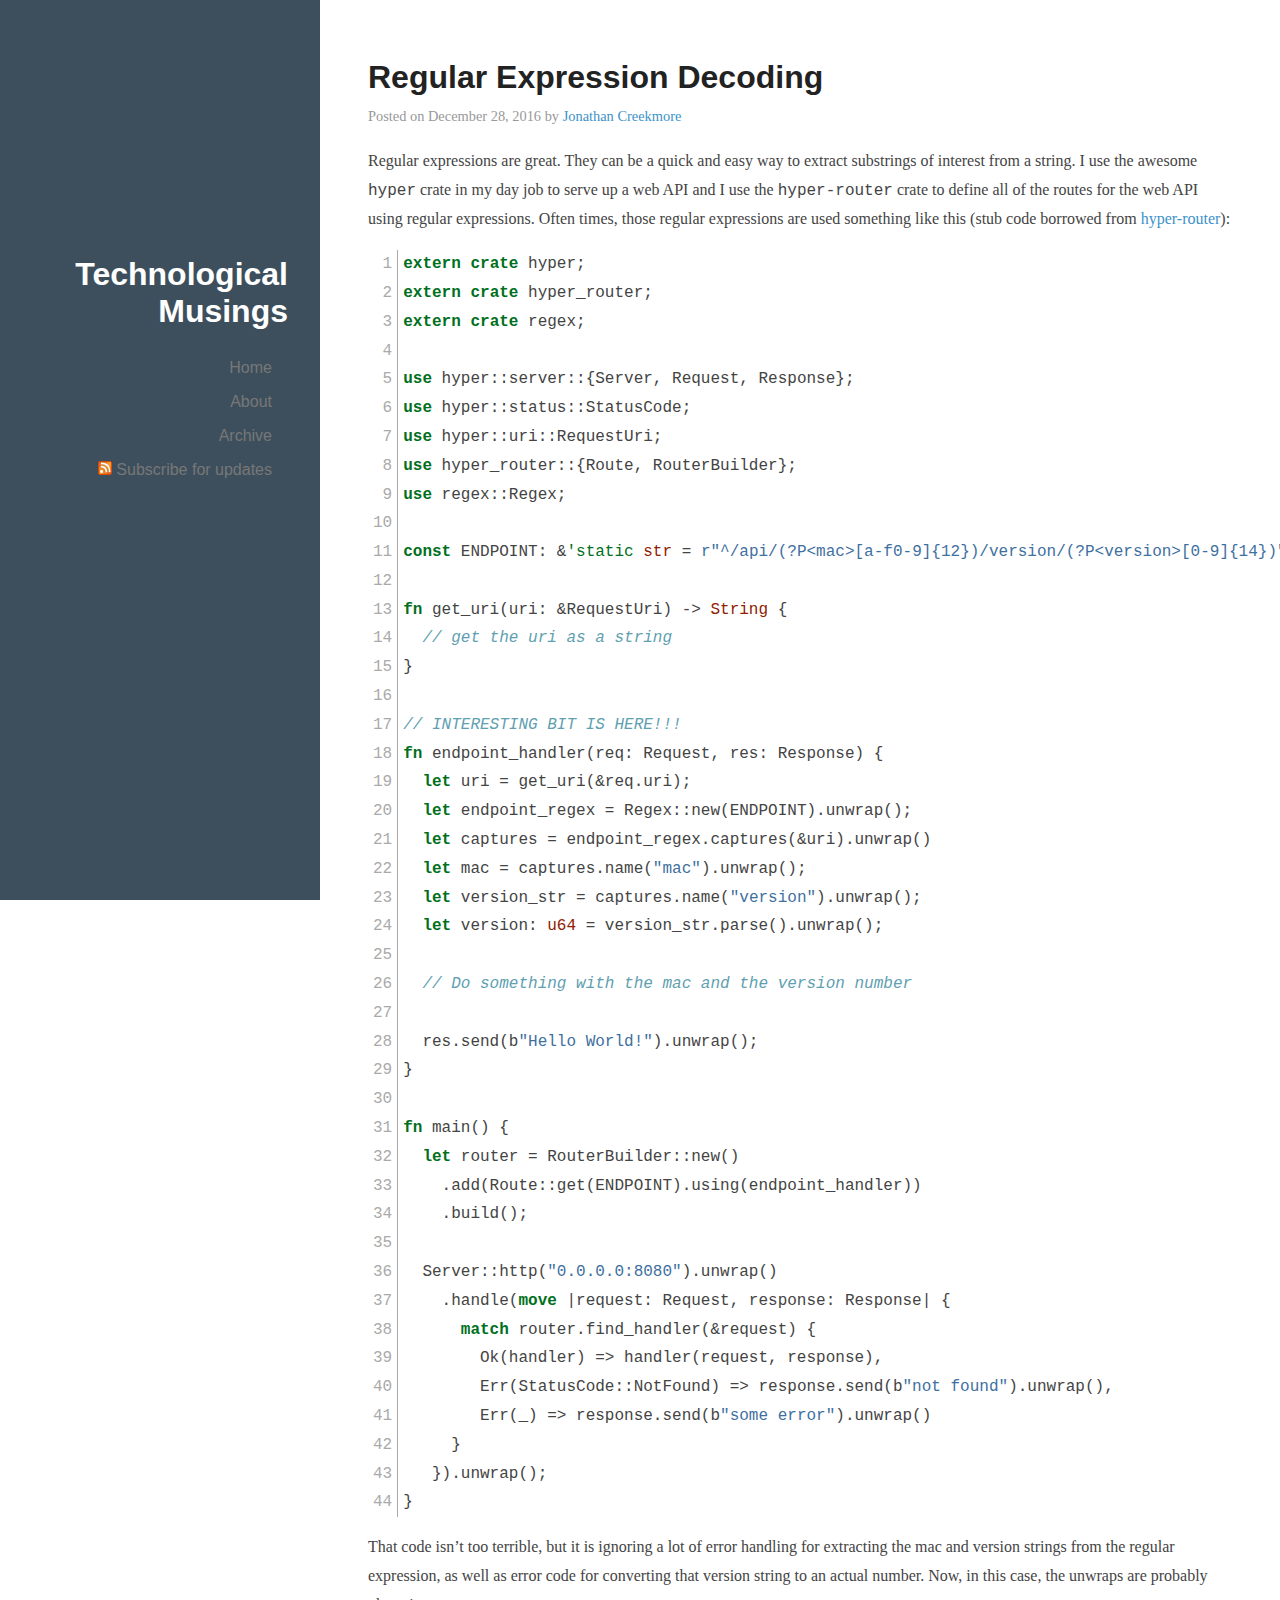
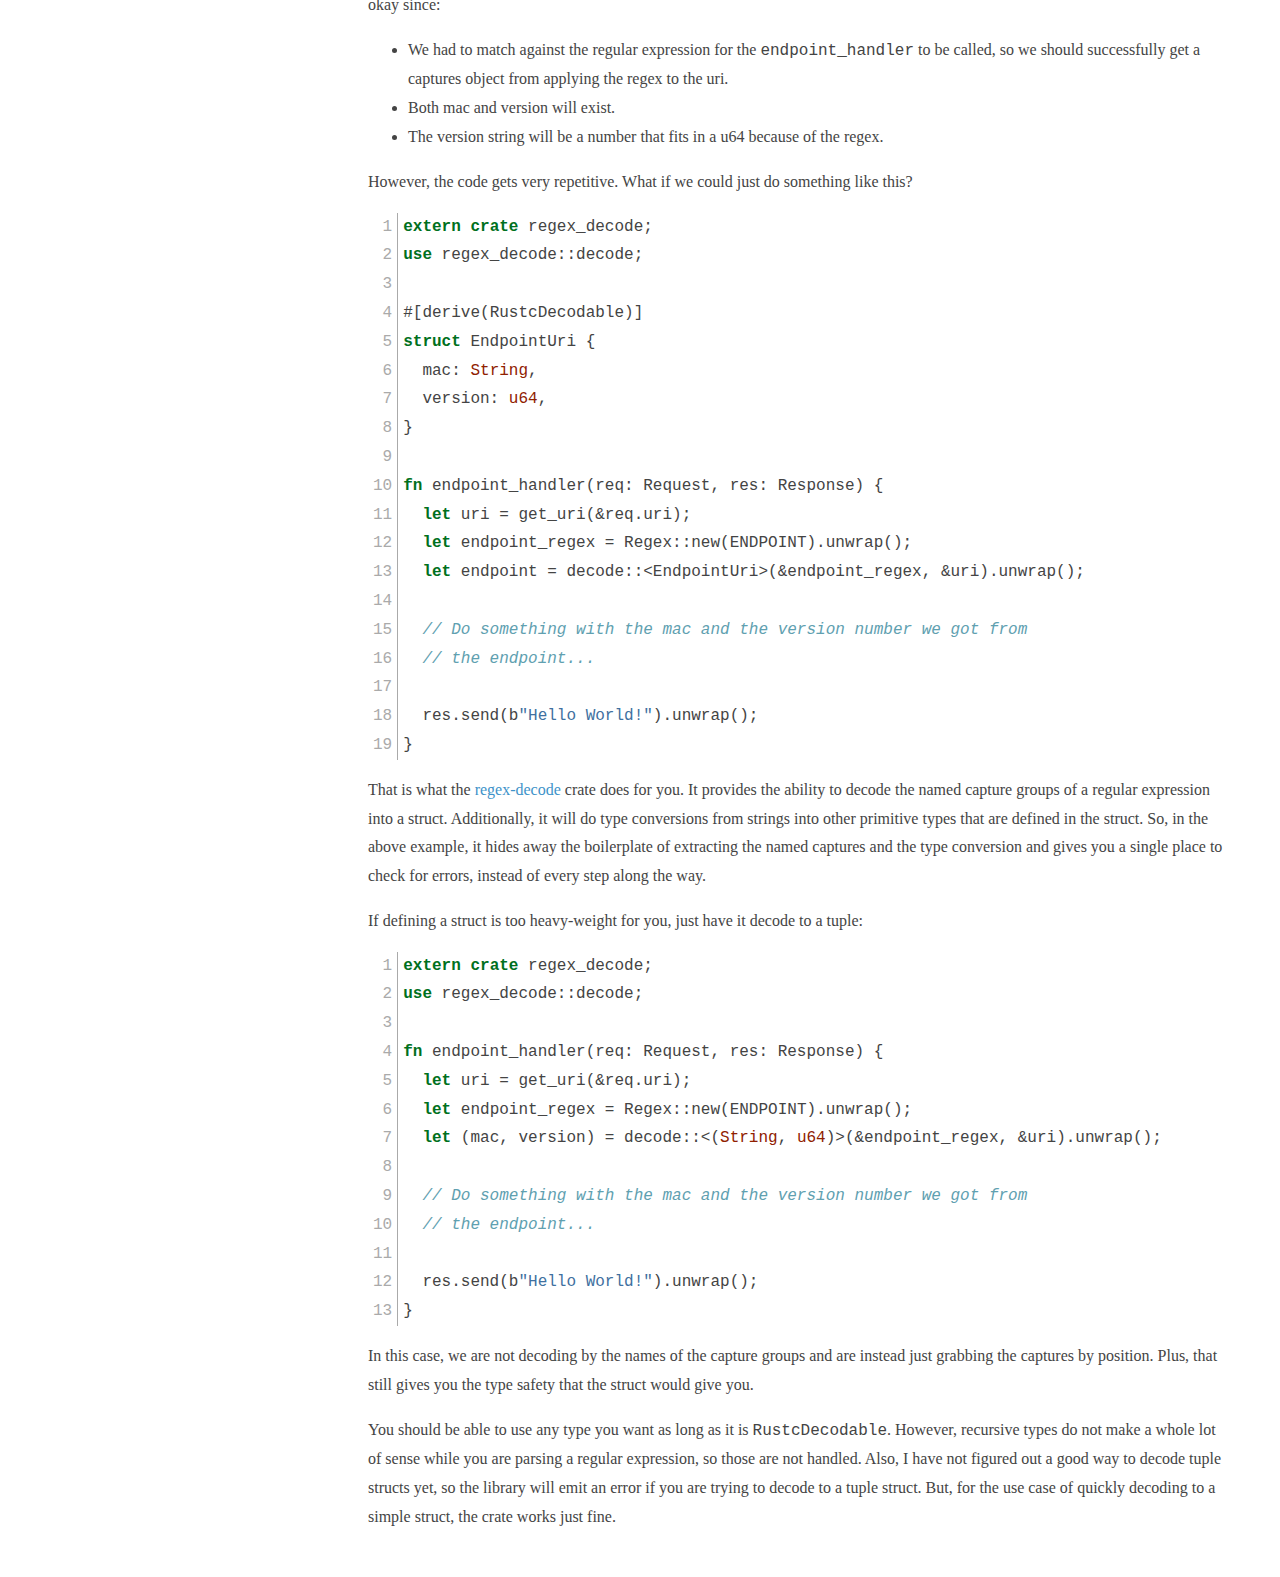
<file: posts/2016-12-28-regex-decode.html>
<!doctype html>
<html lang="en">
    <head>
        <meta http-equiv="Content-Type" content="text/html; charset=UTF-8">
		<meta name="viewport" content="width=device-width, initial-scale=1.0">
        <title>Technological Musings - Regular Expression Decoding</title>
		<link rel="stylesheet" type="text/css" href="../css/pure-min.css">
		<link rel="stylesheet" type="text/css" href="../css/grids-responsive-min.css">
        <link rel="stylesheet" type="text/css" href="../css/default.css">
		<link rel="alternate" type="application/atom+xml" title="Atom feed for Technological Musings" href="../atom.xml" />
    </head>
    <body>
		<div id="layout" class="pure-g">
			<div class="sidebar pure-u-1 pure-u-md-1-4">
				<div class="header">
					<h1>Technological Musings</h1>
					<nav class="nav">
						<ul class="pure-menu-list custom-restricted-width">
							<li class="pure-menu-item">
								<a class="pure-menu-link" href="../">Home</a>
							</li>
							<li class="pure-menu-item">
								<a class="pure-menu-link" href="../about.html">About</a>
							</li>
							<li class="pure-menu-item">
								<a class="pure-menu-link" href="../archive.html">Archive</a>
							</li>
							<li class="pure-menu-item">
								<a class="pure-menu-link" href="../atom.xml">
									<img src="../images/feed-icon-14x14.png" />
									Subscribe for updates
								</a>
							</li>
					</nav>
				</div>
			</div>

			<div class="content pure-u-1 pure-u-md-3-4">
				<div class="posts">
					<section class="post">
						<header class="post-header">
							<h2 class="post-title">Regular Expression Decoding</h2>
						</header>
						<div class="post-description">
							<div class="post-meta">
	Posted on <time pubdate datetime="December 28, 2016">December 28, 2016</time>
    
	    by <a class="email" href="mailto:jonathan@thecreekmores.org?subject=Regular Expression Decoding">Jonathan Creekmore</a>
    
</div>

<p>Regular expressions are great. They can be a quick and easy way to extract substrings of interest from a string. I use the awesome <code>hyper</code> crate in my day job to serve up a web API and I use the <code>hyper-router</code> crate to define all of the routes for the web API using regular expressions. Often times, those regular expressions are used something like this (stub code borrowed from <a href="https://github.com/marad/hyper-router">hyper-router</a>):</p>
<div class="sourceCode"><table class="sourceCode rust numberLines"><tr class="sourceCode"><td class="lineNumbers"><pre>1
2
3
4
5
6
7
8
9
10
11
12
13
14
15
16
17
18
19
20
21
22
23
24
25
26
27
28
29
30
31
32
33
34
35
36
37
38
39
40
41
42
43
44
</pre></td><td class="sourceCode"><pre><code class="sourceCode rust"><span class="kw">extern</span> <span class="kw">crate</span> hyper;
<span class="kw">extern</span> <span class="kw">crate</span> hyper_router;
<span class="kw">extern</span> <span class="kw">crate</span> regex;

<span class="kw">use</span> hyper::server::{Server, Request, Response};
<span class="kw">use</span> hyper::status::StatusCode;
<span class="kw">use</span> hyper::uri::RequestUri;
<span class="kw">use</span> hyper_router::{Route, RouterBuilder};
<span class="kw">use</span> regex::Regex;

<span class="kw">const</span> ENDPOINT: &amp;<span class="ot">'static</span> <span class="dt">str</span> = <span class="st">r&quot;^/api/(?P&lt;mac&gt;[a-f0-9]{12})/version/(?P&lt;version&gt;[0-9]{14})&quot;</span>;

<span class="kw">fn</span> get_uri(uri: &amp;RequestUri) -&gt; <span class="dt">String</span> {
  <span class="co">// get the uri as a string</span>
}

<span class="co">// INTERESTING BIT IS HERE!!!</span>
<span class="kw">fn</span> endpoint_handler(req: Request, res: Response) {
  <span class="kw">let</span> uri = get_uri(&amp;req.uri);
  <span class="kw">let</span> endpoint_regex = Regex::new(ENDPOINT).unwrap();
  <span class="kw">let</span> captures = endpoint_regex.captures(&amp;uri).unwrap()
  <span class="kw">let</span> mac = captures.name(<span class="st">&quot;mac&quot;</span>).unwrap();
  <span class="kw">let</span> version_str = captures.name(<span class="st">&quot;version&quot;</span>).unwrap();
  <span class="kw">let</span> version: <span class="dt">u64</span> = version_str.parse().unwrap();

  <span class="co">// Do something with the mac and the version number</span>

  res.send(b<span class="st">&quot;Hello World!&quot;</span>).unwrap();
}

<span class="kw">fn</span> main() {
  <span class="kw">let</span> router = RouterBuilder::new()
    .add(Route::get(ENDPOINT).using(endpoint_handler))
    .build();

  Server::http(<span class="st">&quot;0.0.0.0:8080&quot;</span>).unwrap()
    .handle(<span class="kw">move</span> |request: Request, response: Response| {
      <span class="kw">match</span> router.find_handler(&amp;request) {
        <span class="cn">Ok</span>(handler) =&gt; handler(request, response),
        <span class="cn">Err</span>(StatusCode::NotFound) =&gt; response.send(b<span class="st">&quot;not found&quot;</span>).unwrap(),
        <span class="cn">Err</span>(_) =&gt; response.send(b<span class="st">&quot;some error&quot;</span>).unwrap()
     }
   }).unwrap();
}</code></pre></td></tr></table></div>
<p>That code isn’t too terrible, but it is ignoring a lot of error handling for extracting the mac and version strings from the regular expression, as well as error code for converting that version string to an actual number. Now, in this case, the unwraps are probably okay since:</p>
<ul>
<li>We had to match against the regular expression for the <code>endpoint_handler</code> to be called, so we should successfully get a captures object from applying the regex to the uri.</li>
<li>Both mac and version will exist.</li>
<li>The version string will be a number that fits in a u64 because of the regex.</li>
</ul>
<p>However, the code gets very repetitive. What if we could just do something like this?</p>
<div class="sourceCode"><table class="sourceCode rust numberLines"><tr class="sourceCode"><td class="lineNumbers"><pre>1
2
3
4
5
6
7
8
9
10
11
12
13
14
15
16
17
18
19
</pre></td><td class="sourceCode"><pre><code class="sourceCode rust"><span class="kw">extern</span> <span class="kw">crate</span> regex_decode;
<span class="kw">use</span> regex_decode::decode;

<span class="at">#[</span>derive<span class="at">(</span>RustcDecodable<span class="at">)]</span>
<span class="kw">struct</span> EndpointUri {
  mac: <span class="dt">String</span>,
  version: <span class="dt">u64</span>,
}

<span class="kw">fn</span> endpoint_handler(req: Request, res: Response) {
  <span class="kw">let</span> uri = get_uri(&amp;req.uri);
  <span class="kw">let</span> endpoint_regex = Regex::new(ENDPOINT).unwrap();
  <span class="kw">let</span> endpoint = decode::&lt;EndpointUri&gt;(&amp;endpoint_regex, &amp;uri).unwrap();

  <span class="co">// Do something with the mac and the version number we got from</span>
  <span class="co">// the endpoint...</span>

  res.send(b<span class="st">&quot;Hello World!&quot;</span>).unwrap();
}</code></pre></td></tr></table></div>
<p>That is what the <a href="https://github.com/jcreekmore/regex-decode">regex-decode</a> crate does for you. It provides the ability to decode the named capture groups of a regular expression into a struct. Additionally, it will do type conversions from strings into other primitive types that are defined in the struct. So, in the above example, it hides away the boilerplate of extracting the named captures and the type conversion and gives you a single place to check for errors, instead of every step along the way.</p>
<p>If defining a struct is too heavy-weight for you, just have it decode to a tuple:</p>
<div class="sourceCode"><table class="sourceCode rust numberLines"><tr class="sourceCode"><td class="lineNumbers"><pre>1
2
3
4
5
6
7
8
9
10
11
12
13
</pre></td><td class="sourceCode"><pre><code class="sourceCode rust"><span class="kw">extern</span> <span class="kw">crate</span> regex_decode;
<span class="kw">use</span> regex_decode::decode;

<span class="kw">fn</span> endpoint_handler(req: Request, res: Response) {
  <span class="kw">let</span> uri = get_uri(&amp;req.uri);
  <span class="kw">let</span> endpoint_regex = Regex::new(ENDPOINT).unwrap();
  <span class="kw">let</span> (mac, version) = decode::&lt;(<span class="dt">String</span>, <span class="dt">u64</span>)&gt;(&amp;endpoint_regex, &amp;uri).unwrap();

  <span class="co">// Do something with the mac and the version number we got from</span>
  <span class="co">// the endpoint...</span>

  res.send(b<span class="st">&quot;Hello World!&quot;</span>).unwrap();
}</code></pre></td></tr></table></div>
<p>In this case, we are not decoding by the names of the capture groups and are instead just grabbing the captures by position. Plus, that still gives you the type safety that the struct would give you.</p>
<p>You should be able to use any type you want as long as it is <code>RustcDecodable</code>. However, recursive types do not make a whole lot of sense while you are parsing a regular expression, so those are not handled. Also, I have not figured out a good way to decode tuple structs yet, so the library will emit an error if you are trying to decode to a tuple struct. But, for the use case of quickly decoding to a simple struct, the crate works just fine.</p>

						</div>
					</section>
				</div>
			</div>
		</div>
    </body>
</html>
</file>
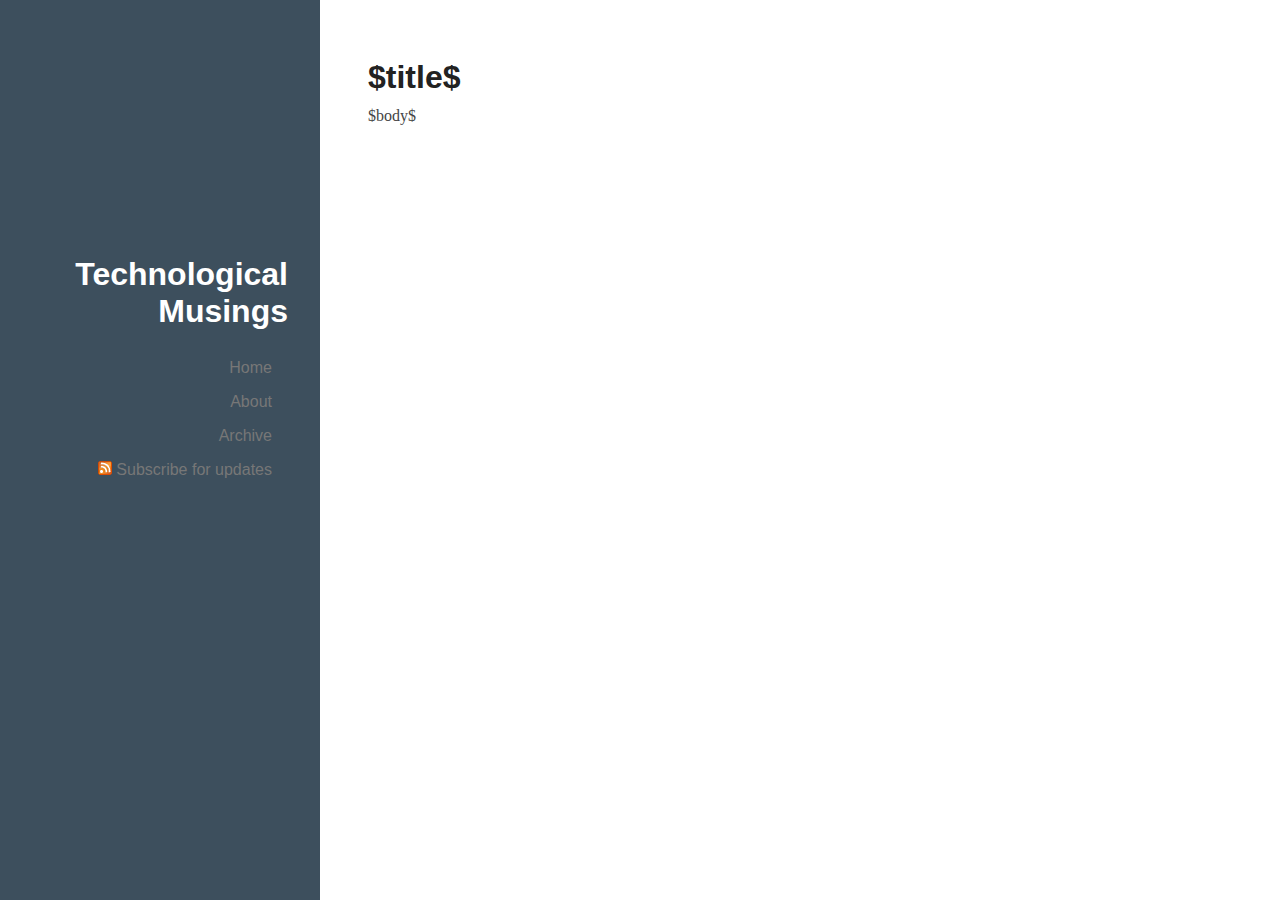
<file: templates/default.html>
<!doctype html>
<html lang="en">
    <head>
        <meta http-equiv="Content-Type" content="text/html; charset=UTF-8">
		<meta name="viewport" content="width=device-width, initial-scale=1.0">
        <title>Technological Musings - $title$</title>
		<link rel="stylesheet" type="text/css" href="/css/pure-min.css">
		<link rel="stylesheet" type="text/css" href="/css/grids-responsive-min.css">
        <link rel="stylesheet" type="text/css" href="/css/default.css">
		<link rel="alternate" type="application/atom+xml" title="Atom feed for Technological Musings" href="/atom.xml" />
    </head>
    <body>
		<div id="layout" class="pure-g">
			<div class="sidebar pure-u-1 pure-u-md-1-4">
				<div class="header">
					<h1>Technological Musings</h1>
					<nav class="nav">
						<ul class="pure-menu-list custom-restricted-width">
							<li class="pure-menu-item">
								<a class="pure-menu-link" href="/">Home</a>
							</li>
							<li class="pure-menu-item">
								<a class="pure-menu-link" href="/about.html">About</a>
							</li>
							<li class="pure-menu-item">
								<a class="pure-menu-link" href="/archive.html">Archive</a>
							</li>
							<li class="pure-menu-item">
								<a class="pure-menu-link" href="/atom.xml">
									<img src="/images/feed-icon-14x14.png" />
									Subscribe for updates
								</a>
							</li>
					</nav>
				</div>
			</div>

			<div class="content pure-u-1 pure-u-md-3-4">
				<div class="posts">
					<section class="post">
						<header class="post-header">
							<h2 class="post-title">$title$</h2>
						</header>
						<div class="post-description">
							$body$
						</div>
					</section>
				</div>
			</div>
		</div>
    </body>
</html>
</file>
<file: css/pure-min.css>
html{font-family:sans-serif;-ms-text-size-adjust:100%;-webkit-text-size-adjust:100%}body{margin:0}article,aside,details,figcaption,figure,footer,header,hgroup,main,menu,nav,section,summary{display:block}audio,canvas,progress,video{display:inline-block;vertical-align:baseline}audio:not([controls]){display:none;height:0}[hidden],template{display:none}a{background-color:transparent}a:active,a:hover{outline:0}abbr[title]{border-bottom:1px dotted}b,strong{font-weight:700}dfn{font-style:italic}h1{font-size:2em;margin:.67em 0}mark{background:#ff0;color:#000}small{font-size:80%}sub,sup{font-size:75%;line-height:0;position:relative;vertical-align:baseline}sup{top:-.5em}sub{bottom:-.25em}img{border:0}svg:not(:root){overflow:hidden}figure{margin:1em 40px}hr{-moz-box-sizing:content-box;box-sizing:content-box;height:0}pre{overflow:auto}code,kbd,pre,samp{font-family:monospace,monospace;font-size:1em}button,input,optgroup,select,textarea{color:inherit;font:inherit;margin:0}button{overflow:visible}button,select{text-transform:none}button,html input[type=button],input[type=reset],input[type=submit]{-webkit-appearance:button;cursor:pointer}button[disabled],html input[disabled]{cursor:default}button::-moz-focus-inner,input::-moz-focus-inner{border:0;padding:0}input{line-height:normal}input[type=checkbox],input[type=radio]{box-sizing:border-box;padding:0}input[type=number]::-webkit-inner-spin-button,input[type=number]::-webkit-outer-spin-button{height:auto}input[type=search]{-webkit-appearance:textfield;-moz-box-sizing:content-box;-webkit-box-sizing:content-box;box-sizing:content-box}input[type=search]::-webkit-search-cancel-button,input[type=search]::-webkit-search-decoration{-webkit-appearance:none}fieldset{border:1px solid silver;margin:0 2px;padding:.35em .625em .75em}legend{border:0;padding:0}textarea{overflow:auto}optgroup{font-weight:700}table{border-collapse:collapse;border-spacing:0}td,th{padding:0}.hidden,[hidden]{display:none!important}.pure-img{max-width:100%;height:auto;display:block}.pure-g{letter-spacing:-.31em;*letter-spacing:normal;*word-spacing:-.43em;text-rendering:optimizespeed;font-family:FreeSans,Arimo,"Droid Sans",Helvetica,Arial,sans-serif;display:-webkit-flex;-webkit-flex-flow:row wrap;display:-ms-flexbox;-ms-flex-flow:row wrap;-ms-align-content:flex-start;-webkit-align-content:flex-start;align-content:flex-start}.opera-only:-o-prefocus,.pure-g{word-spacing:-.43em}.pure-u{display:inline-block;*display:inline;zoom:1;letter-spacing:normal;word-spacing:normal;vertical-align:top;text-rendering:auto}.pure-g [class *="pure-u"]{font-family:sans-serif}.pure-u-1,.pure-u-1-1,.pure-u-1-2,.pure-u-1-3,.pure-u-2-3,.pure-u-1-4,.pure-u-3-4,.pure-u-1-5,.pure-u-2-5,.pure-u-3-5,.pure-u-4-5,.pure-u-5-5,.pure-u-1-6,.pure-u-5-6,.pure-u-1-8,.pure-u-3-8,.pure-u-5-8,.pure-u-7-8,.pure-u-1-12,.pure-u-5-12,.pure-u-7-12,.pure-u-11-12,.pure-u-1-24,.pure-u-2-24,.pure-u-3-24,.pure-u-4-24,.pure-u-5-24,.pure-u-6-24,.pure-u-7-24,.pure-u-8-24,.pure-u-9-24,.pure-u-10-24,.pure-u-11-24,.pure-u-12-24,.pure-u-13-24,.pure-u-14-24,.pure-u-15-24,.pure-u-16-24,.pure-u-17-24,.pure-u-18-24,.pure-u-19-24,.pure-u-20-24,.pure-u-21-24,.pure-u-22-24,.pure-u-23-24,.pure-u-24-24{display:inline-block;*display:inline;zoom:1;letter-spacing:normal;word-spacing:normal;vertical-align:top;text-rendering:auto}.pure-u-1-24{width:4.1667%;*width:4.1357%}.pure-u-1-12,.pure-u-2-24{width:8.3333%;*width:8.3023%}.pure-u-1-8,.pure-u-3-24{width:12.5%;*width:12.469%}.pure-u-1-6,.pure-u-4-24{width:16.6667%;*width:16.6357%}.pure-u-1-5{width:20%;*width:19.969%}.pure-u-5-24{width:20.8333%;*width:20.8023%}.pure-u-1-4,.pure-u-6-24{width:25%;*width:24.969%}.pure-u-7-24{width:29.1667%;*width:29.1357%}.pure-u-1-3,.pure-u-8-24{width:33.3333%;*width:33.3023%}.pure-u-3-8,.pure-u-9-24{width:37.5%;*width:37.469%}.pure-u-2-5{width:40%;*width:39.969%}.pure-u-5-12,.pure-u-10-24{width:41.6667%;*width:41.6357%}.pure-u-11-24{width:45.8333%;*width:45.8023%}.pure-u-1-2,.pure-u-12-24{width:50%;*width:49.969%}.pure-u-13-24{width:54.1667%;*width:54.1357%}.pure-u-7-12,.pure-u-14-24{width:58.3333%;*width:58.3023%}.pure-u-3-5{width:60%;*width:59.969%}.pure-u-5-8,.pure-u-15-24{width:62.5%;*width:62.469%}.pure-u-2-3,.pure-u-16-24{width:66.6667%;*width:66.6357%}.pure-u-17-24{width:70.8333%;*width:70.8023%}.pure-u-3-4,.pure-u-18-24{width:75%;*width:74.969%}.pure-u-19-24{width:79.1667%;*width:79.1357%}.pure-u-4-5{width:80%;*width:79.969%}.pure-u-5-6,.pure-u-20-24{width:83.3333%;*width:83.3023%}.pure-u-7-8,.pure-u-21-24{width:87.5%;*width:87.469%}.pure-u-11-12,.pure-u-22-24{width:91.6667%;*width:91.6357%}.pure-u-23-24{width:95.8333%;*width:95.8023%}.pure-u-1,.pure-u-1-1,.pure-u-5-5,.pure-u-24-24{width:100%}.pure-button{display:inline-block;zoom:1;line-height:normal;white-space:nowrap;vertical-align:middle;text-align:center;cursor:pointer;-webkit-user-drag:none;-webkit-user-select:none;-moz-user-select:none;-ms-user-select:none;user-select:none;-webkit-box-sizing:border-box;-moz-box-sizing:border-box;box-sizing:border-box}.pure-button::-moz-focus-inner{padding:0;border:0}.pure-button{font-family:inherit;font-size:100%;padding:.5em 1em;color:#444;color:rgba(0,0,0,.8);border:1px solid #999;border:0 rgba(0,0,0,0);background-color:#E6E6E6;text-decoration:none;border-radius:2px}.pure-button-hover,.pure-button:hover,.pure-button:focus{filter:progid:DXImageTransform.Microsoft.gradient(startColorstr='#00000000', endColorstr='#1a000000', GradientType=0);background-image:-webkit-gradient(linear,0 0,0 100%,from(transparent),color-stop(40%,rgba(0,0,0,.05)),to(rgba(0,0,0,.1)));background-image:-webkit-linear-gradient(transparent,rgba(0,0,0,.05) 40%,rgba(0,0,0,.1));background-image:-moz-linear-gradient(top,rgba(0,0,0,.05) 0,rgba(0,0,0,.1));background-image:-o-linear-gradient(transparent,rgba(0,0,0,.05) 40%,rgba(0,0,0,.1));background-image:linear-gradient(transparent,rgba(0,0,0,.05) 40%,rgba(0,0,0,.1))}.pure-button:focus{outline:0}.pure-button-active,.pure-button:active{box-shadow:0 0 0 1px rgba(0,0,0,.15) inset,0 0 6px rgba(0,0,0,.2) inset;border-color:#000\9}.pure-button[disabled],.pure-button-disabled,.pure-button-disabled:hover,.pure-button-disabled:focus,.pure-button-disabled:active{border:0;background-image:none;filter:progid:DXImageTransform.Microsoft.gradient(enabled=false);filter:alpha(opacity=40);-khtml-opacity:.4;-moz-opacity:.4;opacity:.4;cursor:not-allowed;box-shadow:none}.pure-button-hidden{display:none}.pure-button::-moz-focus-inner{padding:0;border:0}.pure-button-primary,.pure-button-selected,a.pure-button-primary,a.pure-button-selected{background-color:#0078e7;color:#fff}.pure-form input[type=text],.pure-form input[type=password],.pure-form input[type=email],.pure-form input[type=url],.pure-form input[type=date],.pure-form input[type=month],.pure-form input[type=time],.pure-form input[type=datetime],.pure-form input[type=datetime-local],.pure-form input[type=week],.pure-form input[type=number],.pure-form input[type=search],.pure-form input[type=tel],.pure-form input[type=color],.pure-form select,.pure-form textarea{padding:.5em .6em;display:inline-block;border:1px solid #ccc;box-shadow:inset 0 1px 3px #ddd;border-radius:4px;vertical-align:middle;-webkit-box-sizing:border-box;-moz-box-sizing:border-box;box-sizing:border-box}.pure-form input:not([type]){padding:.5em .6em;display:inline-block;border:1px solid #ccc;box-shadow:inset 0 1px 3px #ddd;border-radius:4px;-webkit-box-sizing:border-box;-moz-box-sizing:border-box;box-sizing:border-box}.pure-form input[type=color]{padding:.2em .5em}.pure-form input[type=text]:focus,.pure-form input[type=password]:focus,.pure-form input[type=email]:focus,.pure-form input[type=url]:focus,.pure-form input[type=date]:focus,.pure-form input[type=month]:focus,.pure-form input[type=time]:focus,.pure-form input[type=datetime]:focus,.pure-form input[type=datetime-local]:focus,.pure-form input[type=week]:focus,.pure-form input[type=number]:focus,.pure-form input[type=search]:focus,.pure-form input[type=tel]:focus,.pure-form input[type=color]:focus,.pure-form select:focus,.pure-form textarea:focus{outline:0;border-color:#129FEA}.pure-form input:not([type]):focus{outline:0;border-color:#129FEA}.pure-form input[type=file]:focus,.pure-form input[type=radio]:focus,.pure-form input[type=checkbox]:focus{outline:thin solid #129FEA;outline:1px auto #129FEA}.pure-form .pure-checkbox,.pure-form .pure-radio{margin:.5em 0;display:block}.pure-form input[type=text][disabled],.pure-form input[type=password][disabled],.pure-form input[type=email][disabled],.pure-form input[type=url][disabled],.pure-form input[type=date][disabled],.pure-form input[type=month][disabled],.pure-form input[type=time][disabled],.pure-form input[type=datetime][disabled],.pure-form input[type=datetime-local][disabled],.pure-form input[type=week][disabled],.pure-form input[type=number][disabled],.pure-form input[type=search][disabled],.pure-form input[type=tel][disabled],.pure-form input[type=color][disabled],.pure-form select[disabled],.pure-form textarea[disabled]{cursor:not-allowed;background-color:#eaeded;color:#cad2d3}.pure-form input:not([type])[disabled]{cursor:not-allowed;background-color:#eaeded;color:#cad2d3}.pure-form input[readonly],.pure-form select[readonly],.pure-form textarea[readonly]{background-color:#eee;color:#777;border-color:#ccc}.pure-form input:focus:invalid,.pure-form textarea:focus:invalid,.pure-form select:focus:invalid{color:#b94a48;border-color:#e9322d}.pure-form input[type=file]:focus:invalid:focus,.pure-form input[type=radio]:focus:invalid:focus,.pure-form input[type=checkbox]:focus:invalid:focus{outline-color:#e9322d}.pure-form select{height:2.25em;border:1px solid #ccc;background-color:#fff}.pure-form select[multiple]{height:auto}.pure-form label{margin:.5em 0 .2em}.pure-form fieldset{margin:0;padding:.35em 0 .75em;border:0}.pure-form legend{display:block;width:100%;padding:.3em 0;margin-bottom:.3em;color:#333;border-bottom:1px solid #e5e5e5}.pure-form-stacked input[type=text],.pure-form-stacked input[type=password],.pure-form-stacked input[type=email],.pure-form-stacked input[type=url],.pure-form-stacked input[type=date],.pure-form-stacked input[type=month],.pure-form-stacked input[type=time],.pure-form-stacked input[type=datetime],.pure-form-stacked input[type=datetime-local],.pure-form-stacked input[type=week],.pure-form-stacked input[type=number],.pure-form-stacked input[type=search],.pure-form-stacked input[type=tel],.pure-form-stacked input[type=color],.pure-form-stacked input[type=file],.pure-form-stacked select,.pure-form-stacked label,.pure-form-stacked textarea{display:block;margin:.25em 0}.pure-form-stacked input:not([type]){display:block;margin:.25em 0}.pure-form-aligned input,.pure-form-aligned textarea,.pure-form-aligned select,.pure-form-aligned .pure-help-inline,.pure-form-message-inline{display:inline-block;*display:inline;*zoom:1;vertical-align:middle}.pure-form-aligned textarea{vertical-align:top}.pure-form-aligned .pure-control-group{margin-bottom:.5em}.pure-form-aligned .pure-control-group label{text-align:right;display:inline-block;vertical-align:middle;width:10em;margin:0 1em 0 0}.pure-form-aligned .pure-controls{margin:1.5em 0 0 11em}.pure-form input.pure-input-rounded,.pure-form .pure-input-rounded{border-radius:2em;padding:.5em 1em}.pure-form .pure-group fieldset{margin-bottom:10px}.pure-form .pure-group input,.pure-form .pure-group textarea{display:block;padding:10px;margin:0 0 -1px;border-radius:0;position:relative;top:-1px}.pure-form .pure-group input:focus,.pure-form .pure-group textarea:focus{z-index:3}.pure-form .pure-group input:first-child,.pure-form .pure-group textarea:first-child{top:1px;border-radius:4px 4px 0 0;margin:0}.pure-form .pure-group input:first-child:last-child,.pure-form .pure-group textarea:first-child:last-child{top:1px;border-radius:4px;margin:0}.pure-form .pure-group input:last-child,.pure-form .pure-group textarea:last-child{top:-2px;border-radius:0 0 4px 4px;margin:0}.pure-form .pure-group button{margin:.35em 0}.pure-form .pure-input-1{width:100%}.pure-form .pure-input-2-3{width:66%}.pure-form .pure-input-1-2{width:50%}.pure-form .pure-input-1-3{width:33%}.pure-form .pure-input-1-4{width:25%}.pure-form .pure-help-inline,.pure-form-message-inline{display:inline-block;padding-left:.3em;color:#666;vertical-align:middle;font-size:.875em}.pure-form-message{display:block;color:#666;font-size:.875em}@media only screen and (max-width:480px){.pure-form button[type=submit]{margin:.7em 0 0}.pure-form input:not([type]),.pure-form input[type=text],.pure-form input[type=password],.pure-form input[type=email],.pure-form input[type=url],.pure-form input[type=date],.pure-form input[type=month],.pure-form input[type=time],.pure-form input[type=datetime],.pure-form input[type=datetime-local],.pure-form input[type=week],.pure-form input[type=number],.pure-form input[type=search],.pure-form input[type=tel],.pure-form input[type=color],.pure-form label{margin-bottom:.3em;display:block}.pure-group input:not([type]),.pure-group input[type=text],.pure-group input[type=password],.pure-group input[type=email],.pure-group input[type=url],.pure-group input[type=date],.pure-group input[type=month],.pure-group input[type=time],.pure-group input[type=datetime],.pure-group input[type=datetime-local],.pure-group input[type=week],.pure-group input[type=number],.pure-group input[type=search],.pure-group input[type=tel],.pure-group input[type=color]{margin-bottom:0}.pure-form-aligned .pure-control-group label{margin-bottom:.3em;text-align:left;display:block;width:100%}.pure-form-aligned .pure-controls{margin:1.5em 0 0}.pure-form .pure-help-inline,.pure-form-message-inline,.pure-form-message{display:block;font-size:.75em;padding:.2em 0 .8em}}.pure-menu{-webkit-box-sizing:border-box;-moz-box-sizing:border-box;box-sizing:border-box}.pure-menu-fixed{position:fixed;left:0;top:0;z-index:3}.pure-menu-list,.pure-menu-item{position:relative}.pure-menu-list{list-style:none;margin:0;padding:0}.pure-menu-item{padding:0;margin:0;height:100%}.pure-menu-link,.pure-menu-heading{display:block;text-decoration:none;white-space:nowrap}.pure-menu-horizontal{width:100%;white-space:nowrap}.pure-menu-horizontal .pure-menu-list{display:inline-block}.pure-menu-horizontal .pure-menu-item,.pure-menu-horizontal .pure-menu-heading,.pure-menu-horizontal .pure-menu-separator{display:inline-block;*display:inline;zoom:1;vertical-align:middle}.pure-menu-item .pure-menu-item{display:block}.pure-menu-children{display:none;position:absolute;left:100%;top:0;margin:0;padding:0;z-index:3}.pure-menu-horizontal .pure-menu-children{left:0;top:auto;width:inherit}.pure-menu-allow-hover:hover>.pure-menu-children,.pure-menu-active>.pure-menu-children{display:block;position:absolute}.pure-menu-has-children>.pure-menu-link:after{padding-left:.5em;content:"\25B8";font-size:small}.pure-menu-horizontal .pure-menu-has-children>.pure-menu-link:after{content:"\25BE"}.pure-menu-scrollable{overflow-y:scroll;overflow-x:hidden}.pure-menu-scrollable .pure-menu-list{display:block}.pure-menu-horizontal.pure-menu-scrollable .pure-menu-list{display:inline-block}.pure-menu-horizontal.pure-menu-scrollable{white-space:nowrap;overflow-y:hidden;overflow-x:auto;-ms-overflow-style:none;-webkit-overflow-scrolling:touch;padding:.5em 0}.pure-menu-horizontal.pure-menu-scrollable::-webkit-scrollbar{display:none}.pure-menu-separator{background-color:#ccc;height:1px;margin:.3em 0}.pure-menu-horizontal .pure-menu-separator{width:1px;height:1.3em;margin:0 .3em}.pure-menu-heading{text-transform:uppercase;color:#565d64}.pure-menu-link{color:#777}.pure-menu-children{background-color:#fff}.pure-menu-link,.pure-menu-disabled,.pure-menu-heading{padding:.5em 1em}.pure-menu-disabled{opacity:.5}.pure-menu-disabled .pure-menu-link:hover{background-color:transparent}.pure-menu-active>.pure-menu-link,.pure-menu-link:hover,.pure-menu-link:focus{background-color:#eee}.pure-menu-selected .pure-menu-link,.pure-menu-selected .pure-menu-link:visited{color:#000}.pure-table{border-collapse:collapse;border-spacing:0;empty-cells:show;border:1px solid #cbcbcb}.pure-table caption{color:#000;font:italic 85%/1 arial,sans-serif;padding:1em 0;text-align:center}.pure-table td,.pure-table th{border-left:1px solid #cbcbcb;border-width:0 0 0 1px;font-size:inherit;margin:0;overflow:visible;padding:.5em 1em}.pure-table td:first-child,.pure-table th:first-child{border-left-width:0}.pure-table thead{background-color:#e0e0e0;color:#000;text-align:left;vertical-align:bottom}.pure-table td{background-color:transparent}.pure-table-odd td{background-color:#f2f2f2}.pure-table-striped tr:nth-child(2n-1) td{background-color:#f2f2f2}.pure-table-bordered td{border-bottom:1px solid #cbcbcb}.pure-table-bordered tbody>tr:last-child>td{border-bottom-width:0}.pure-table-horizontal td,.pure-table-horizontal th{border-width:0 0 1px;border-bottom:1px solid #cbcbcb}.pure-table-horizontal tbody>tr:last-child>td{border-bottom-width:0}
</file>
<file: css/grids-responsive-min.css>
@media screen and (min-width:35.5em){.pure-u-sm-1,.pure-u-sm-1-1,.pure-u-sm-1-2,.pure-u-sm-1-3,.pure-u-sm-2-3,.pure-u-sm-1-4,.pure-u-sm-3-4,.pure-u-sm-1-5,.pure-u-sm-2-5,.pure-u-sm-3-5,.pure-u-sm-4-5,.pure-u-sm-5-5,.pure-u-sm-1-6,.pure-u-sm-5-6,.pure-u-sm-1-8,.pure-u-sm-3-8,.pure-u-sm-5-8,.pure-u-sm-7-8,.pure-u-sm-1-12,.pure-u-sm-5-12,.pure-u-sm-7-12,.pure-u-sm-11-12,.pure-u-sm-1-24,.pure-u-sm-2-24,.pure-u-sm-3-24,.pure-u-sm-4-24,.pure-u-sm-5-24,.pure-u-sm-6-24,.pure-u-sm-7-24,.pure-u-sm-8-24,.pure-u-sm-9-24,.pure-u-sm-10-24,.pure-u-sm-11-24,.pure-u-sm-12-24,.pure-u-sm-13-24,.pure-u-sm-14-24,.pure-u-sm-15-24,.pure-u-sm-16-24,.pure-u-sm-17-24,.pure-u-sm-18-24,.pure-u-sm-19-24,.pure-u-sm-20-24,.pure-u-sm-21-24,.pure-u-sm-22-24,.pure-u-sm-23-24,.pure-u-sm-24-24{display:inline-block;*display:inline;zoom:1;letter-spacing:normal;word-spacing:normal;vertical-align:top;text-rendering:auto}.pure-u-sm-1-24{width:4.1667%;*width:4.1357%}.pure-u-sm-1-12,.pure-u-sm-2-24{width:8.3333%;*width:8.3023%}.pure-u-sm-1-8,.pure-u-sm-3-24{width:12.5%;*width:12.469%}.pure-u-sm-1-6,.pure-u-sm-4-24{width:16.6667%;*width:16.6357%}.pure-u-sm-1-5{width:20%;*width:19.969%}.pure-u-sm-5-24{width:20.8333%;*width:20.8023%}.pure-u-sm-1-4,.pure-u-sm-6-24{width:25%;*width:24.969%}.pure-u-sm-7-24{width:29.1667%;*width:29.1357%}.pure-u-sm-1-3,.pure-u-sm-8-24{width:33.3333%;*width:33.3023%}.pure-u-sm-3-8,.pure-u-sm-9-24{width:37.5%;*width:37.469%}.pure-u-sm-2-5{width:40%;*width:39.969%}.pure-u-sm-5-12,.pure-u-sm-10-24{width:41.6667%;*width:41.6357%}.pure-u-sm-11-24{width:45.8333%;*width:45.8023%}.pure-u-sm-1-2,.pure-u-sm-12-24{width:50%;*width:49.969%}.pure-u-sm-13-24{width:54.1667%;*width:54.1357%}.pure-u-sm-7-12,.pure-u-sm-14-24{width:58.3333%;*width:58.3023%}.pure-u-sm-3-5{width:60%;*width:59.969%}.pure-u-sm-5-8,.pure-u-sm-15-24{width:62.5%;*width:62.469%}.pure-u-sm-2-3,.pure-u-sm-16-24{width:66.6667%;*width:66.6357%}.pure-u-sm-17-24{width:70.8333%;*width:70.8023%}.pure-u-sm-3-4,.pure-u-sm-18-24{width:75%;*width:74.969%}.pure-u-sm-19-24{width:79.1667%;*width:79.1357%}.pure-u-sm-4-5{width:80%;*width:79.969%}.pure-u-sm-5-6,.pure-u-sm-20-24{width:83.3333%;*width:83.3023%}.pure-u-sm-7-8,.pure-u-sm-21-24{width:87.5%;*width:87.469%}.pure-u-sm-11-12,.pure-u-sm-22-24{width:91.6667%;*width:91.6357%}.pure-u-sm-23-24{width:95.8333%;*width:95.8023%}.pure-u-sm-1,.pure-u-sm-1-1,.pure-u-sm-5-5,.pure-u-sm-24-24{width:100%}}@media screen and (min-width:48em){.pure-u-md-1,.pure-u-md-1-1,.pure-u-md-1-2,.pure-u-md-1-3,.pure-u-md-2-3,.pure-u-md-1-4,.pure-u-md-3-4,.pure-u-md-1-5,.pure-u-md-2-5,.pure-u-md-3-5,.pure-u-md-4-5,.pure-u-md-5-5,.pure-u-md-1-6,.pure-u-md-5-6,.pure-u-md-1-8,.pure-u-md-3-8,.pure-u-md-5-8,.pure-u-md-7-8,.pure-u-md-1-12,.pure-u-md-5-12,.pure-u-md-7-12,.pure-u-md-11-12,.pure-u-md-1-24,.pure-u-md-2-24,.pure-u-md-3-24,.pure-u-md-4-24,.pure-u-md-5-24,.pure-u-md-6-24,.pure-u-md-7-24,.pure-u-md-8-24,.pure-u-md-9-24,.pure-u-md-10-24,.pure-u-md-11-24,.pure-u-md-12-24,.pure-u-md-13-24,.pure-u-md-14-24,.pure-u-md-15-24,.pure-u-md-16-24,.pure-u-md-17-24,.pure-u-md-18-24,.pure-u-md-19-24,.pure-u-md-20-24,.pure-u-md-21-24,.pure-u-md-22-24,.pure-u-md-23-24,.pure-u-md-24-24{display:inline-block;*display:inline;zoom:1;letter-spacing:normal;word-spacing:normal;vertical-align:top;text-rendering:auto}.pure-u-md-1-24{width:4.1667%;*width:4.1357%}.pure-u-md-1-12,.pure-u-md-2-24{width:8.3333%;*width:8.3023%}.pure-u-md-1-8,.pure-u-md-3-24{width:12.5%;*width:12.469%}.pure-u-md-1-6,.pure-u-md-4-24{width:16.6667%;*width:16.6357%}.pure-u-md-1-5{width:20%;*width:19.969%}.pure-u-md-5-24{width:20.8333%;*width:20.8023%}.pure-u-md-1-4,.pure-u-md-6-24{width:25%;*width:24.969%}.pure-u-md-7-24{width:29.1667%;*width:29.1357%}.pure-u-md-1-3,.pure-u-md-8-24{width:33.3333%;*width:33.3023%}.pure-u-md-3-8,.pure-u-md-9-24{width:37.5%;*width:37.469%}.pure-u-md-2-5{width:40%;*width:39.969%}.pure-u-md-5-12,.pure-u-md-10-24{width:41.6667%;*width:41.6357%}.pure-u-md-11-24{width:45.8333%;*width:45.8023%}.pure-u-md-1-2,.pure-u-md-12-24{width:50%;*width:49.969%}.pure-u-md-13-24{width:54.1667%;*width:54.1357%}.pure-u-md-7-12,.pure-u-md-14-24{width:58.3333%;*width:58.3023%}.pure-u-md-3-5{width:60%;*width:59.969%}.pure-u-md-5-8,.pure-u-md-15-24{width:62.5%;*width:62.469%}.pure-u-md-2-3,.pure-u-md-16-24{width:66.6667%;*width:66.6357%}.pure-u-md-17-24{width:70.8333%;*width:70.8023%}.pure-u-md-3-4,.pure-u-md-18-24{width:75%;*width:74.969%}.pure-u-md-19-24{width:79.1667%;*width:79.1357%}.pure-u-md-4-5{width:80%;*width:79.969%}.pure-u-md-5-6,.pure-u-md-20-24{width:83.3333%;*width:83.3023%}.pure-u-md-7-8,.pure-u-md-21-24{width:87.5%;*width:87.469%}.pure-u-md-11-12,.pure-u-md-22-24{width:91.6667%;*width:91.6357%}.pure-u-md-23-24{width:95.8333%;*width:95.8023%}.pure-u-md-1,.pure-u-md-1-1,.pure-u-md-5-5,.pure-u-md-24-24{width:100%}}@media screen and (min-width:64em){.pure-u-lg-1,.pure-u-lg-1-1,.pure-u-lg-1-2,.pure-u-lg-1-3,.pure-u-lg-2-3,.pure-u-lg-1-4,.pure-u-lg-3-4,.pure-u-lg-1-5,.pure-u-lg-2-5,.pure-u-lg-3-5,.pure-u-lg-4-5,.pure-u-lg-5-5,.pure-u-lg-1-6,.pure-u-lg-5-6,.pure-u-lg-1-8,.pure-u-lg-3-8,.pure-u-lg-5-8,.pure-u-lg-7-8,.pure-u-lg-1-12,.pure-u-lg-5-12,.pure-u-lg-7-12,.pure-u-lg-11-12,.pure-u-lg-1-24,.pure-u-lg-2-24,.pure-u-lg-3-24,.pure-u-lg-4-24,.pure-u-lg-5-24,.pure-u-lg-6-24,.pure-u-lg-7-24,.pure-u-lg-8-24,.pure-u-lg-9-24,.pure-u-lg-10-24,.pure-u-lg-11-24,.pure-u-lg-12-24,.pure-u-lg-13-24,.pure-u-lg-14-24,.pure-u-lg-15-24,.pure-u-lg-16-24,.pure-u-lg-17-24,.pure-u-lg-18-24,.pure-u-lg-19-24,.pure-u-lg-20-24,.pure-u-lg-21-24,.pure-u-lg-22-24,.pure-u-lg-23-24,.pure-u-lg-24-24{display:inline-block;*display:inline;zoom:1;letter-spacing:normal;word-spacing:normal;vertical-align:top;text-rendering:auto}.pure-u-lg-1-24{width:4.1667%;*width:4.1357%}.pure-u-lg-1-12,.pure-u-lg-2-24{width:8.3333%;*width:8.3023%}.pure-u-lg-1-8,.pure-u-lg-3-24{width:12.5%;*width:12.469%}.pure-u-lg-1-6,.pure-u-lg-4-24{width:16.6667%;*width:16.6357%}.pure-u-lg-1-5{width:20%;*width:19.969%}.pure-u-lg-5-24{width:20.8333%;*width:20.8023%}.pure-u-lg-1-4,.pure-u-lg-6-24{width:25%;*width:24.969%}.pure-u-lg-7-24{width:29.1667%;*width:29.1357%}.pure-u-lg-1-3,.pure-u-lg-8-24{width:33.3333%;*width:33.3023%}.pure-u-lg-3-8,.pure-u-lg-9-24{width:37.5%;*width:37.469%}.pure-u-lg-2-5{width:40%;*width:39.969%}.pure-u-lg-5-12,.pure-u-lg-10-24{width:41.6667%;*width:41.6357%}.pure-u-lg-11-24{width:45.8333%;*width:45.8023%}.pure-u-lg-1-2,.pure-u-lg-12-24{width:50%;*width:49.969%}.pure-u-lg-13-24{width:54.1667%;*width:54.1357%}.pure-u-lg-7-12,.pure-u-lg-14-24{width:58.3333%;*width:58.3023%}.pure-u-lg-3-5{width:60%;*width:59.969%}.pure-u-lg-5-8,.pure-u-lg-15-24{width:62.5%;*width:62.469%}.pure-u-lg-2-3,.pure-u-lg-16-24{width:66.6667%;*width:66.6357%}.pure-u-lg-17-24{width:70.8333%;*width:70.8023%}.pure-u-lg-3-4,.pure-u-lg-18-24{width:75%;*width:74.969%}.pure-u-lg-19-24{width:79.1667%;*width:79.1357%}.pure-u-lg-4-5{width:80%;*width:79.969%}.pure-u-lg-5-6,.pure-u-lg-20-24{width:83.3333%;*width:83.3023%}.pure-u-lg-7-8,.pure-u-lg-21-24{width:87.5%;*width:87.469%}.pure-u-lg-11-12,.pure-u-lg-22-24{width:91.6667%;*width:91.6357%}.pure-u-lg-23-24{width:95.8333%;*width:95.8023%}.pure-u-lg-1,.pure-u-lg-1-1,.pure-u-lg-5-5,.pure-u-lg-24-24{width:100%}}@media screen and (min-width:80em){.pure-u-xl-1,.pure-u-xl-1-1,.pure-u-xl-1-2,.pure-u-xl-1-3,.pure-u-xl-2-3,.pure-u-xl-1-4,.pure-u-xl-3-4,.pure-u-xl-1-5,.pure-u-xl-2-5,.pure-u-xl-3-5,.pure-u-xl-4-5,.pure-u-xl-5-5,.pure-u-xl-1-6,.pure-u-xl-5-6,.pure-u-xl-1-8,.pure-u-xl-3-8,.pure-u-xl-5-8,.pure-u-xl-7-8,.pure-u-xl-1-12,.pure-u-xl-5-12,.pure-u-xl-7-12,.pure-u-xl-11-12,.pure-u-xl-1-24,.pure-u-xl-2-24,.pure-u-xl-3-24,.pure-u-xl-4-24,.pure-u-xl-5-24,.pure-u-xl-6-24,.pure-u-xl-7-24,.pure-u-xl-8-24,.pure-u-xl-9-24,.pure-u-xl-10-24,.pure-u-xl-11-24,.pure-u-xl-12-24,.pure-u-xl-13-24,.pure-u-xl-14-24,.pure-u-xl-15-24,.pure-u-xl-16-24,.pure-u-xl-17-24,.pure-u-xl-18-24,.pure-u-xl-19-24,.pure-u-xl-20-24,.pure-u-xl-21-24,.pure-u-xl-22-24,.pure-u-xl-23-24,.pure-u-xl-24-24{display:inline-block;*display:inline;zoom:1;letter-spacing:normal;word-spacing:normal;vertical-align:top;text-rendering:auto}.pure-u-xl-1-24{width:4.1667%;*width:4.1357%}.pure-u-xl-1-12,.pure-u-xl-2-24{width:8.3333%;*width:8.3023%}.pure-u-xl-1-8,.pure-u-xl-3-24{width:12.5%;*width:12.469%}.pure-u-xl-1-6,.pure-u-xl-4-24{width:16.6667%;*width:16.6357%}.pure-u-xl-1-5{width:20%;*width:19.969%}.pure-u-xl-5-24{width:20.8333%;*width:20.8023%}.pure-u-xl-1-4,.pure-u-xl-6-24{width:25%;*width:24.969%}.pure-u-xl-7-24{width:29.1667%;*width:29.1357%}.pure-u-xl-1-3,.pure-u-xl-8-24{width:33.3333%;*width:33.3023%}.pure-u-xl-3-8,.pure-u-xl-9-24{width:37.5%;*width:37.469%}.pure-u-xl-2-5{width:40%;*width:39.969%}.pure-u-xl-5-12,.pure-u-xl-10-24{width:41.6667%;*width:41.6357%}.pure-u-xl-11-24{width:45.8333%;*width:45.8023%}.pure-u-xl-1-2,.pure-u-xl-12-24{width:50%;*width:49.969%}.pure-u-xl-13-24{width:54.1667%;*width:54.1357%}.pure-u-xl-7-12,.pure-u-xl-14-24{width:58.3333%;*width:58.3023%}.pure-u-xl-3-5{width:60%;*width:59.969%}.pure-u-xl-5-8,.pure-u-xl-15-24{width:62.5%;*width:62.469%}.pure-u-xl-2-3,.pure-u-xl-16-24{width:66.6667%;*width:66.6357%}.pure-u-xl-17-24{width:70.8333%;*width:70.8023%}.pure-u-xl-3-4,.pure-u-xl-18-24{width:75%;*width:74.969%}.pure-u-xl-19-24{width:79.1667%;*width:79.1357%}.pure-u-xl-4-5{width:80%;*width:79.969%}.pure-u-xl-5-6,.pure-u-xl-20-24{width:83.3333%;*width:83.3023%}.pure-u-xl-7-8,.pure-u-xl-21-24{width:87.5%;*width:87.469%}.pure-u-xl-11-12,.pure-u-xl-22-24{width:91.6667%;*width:91.6357%}.pure-u-xl-23-24{width:95.8333%;*width:95.8023%}.pure-u-xl-1,.pure-u-xl-1-1,.pure-u-xl-5-5,.pure-u-xl-24-24{width:100%}}
</file>
<file: css/default.css>
*{-webkit-box-sizing:border-box;-moz-box-sizing:border-box;box-sizing:border-box}a{text-decoration:none;color:rgb(61, 146, 201)}a:hover, a:focus{text-decoration:underline}h3{font-weight:100}.pure-img-responsive{max-width:100%;height:auto}#layout{padding:0}.header{text-align:center;top:auto;margin:3em auto}.sidebar{background:rgb(61, 79, 93);color:#fff}.brand-title, .brand-tagline{margin:0}.brand-title{text-transform:uppercase}.brand-tagline{font-weight:300;color:rgb(176, 202, 219)}.nav-list{margin:0;padding:0;list-style:none}.nav-item{display:inline-block;*display:inline;zoom:1}.nav-item a{background:transparent;border:2px solid rgb(176, 202, 219);color:#fff;margin-top:1em;letter-spacing:0.05em;text-transform:uppercase;font-size:85%}.nav-item a:hover, .nav-item a:focus{border:2px solid rgb(61, 146, 201);text-decoration:none}.content-subhead{text-transform:uppercase;color:#aaa;border-bottom:1px solid #eee;padding:0.4em 0;font-size:80%;font-weight:500;letter-spacing:0.1em}.content{padding:2em 1em 0}.post{padding-bottom:2em}.post-title{font-size:2em;color:#222;margin-bottom:0.2em}.post-avatar{border-radius:50px;float:right;margin-left:1em}.post-description{font-family:Georgia, "Cambria", serif;color:#444;line-height:1.8em}.post-meta{color:#999;font-size:90%;margin:0}.post-category{margin:0 0.1em;padding:0.3em 1em;color:#fff;background:#999;font-size:80%}.post-category-design{background:#5aba59}.post-category-pure{background:#4d85d1}.post-category-yui{background:#8156a7}.post-category-js{background:#df2d4f}.post-images{margin:1em 0}.post-image-meta{margin-top:-3.5em;margin-left:1em;color:#fff;text-shadow:0 1px 1px #333}.footer{text-align:center;padding:1em 0}.footer a{color:#ccc;font-size:80%}.footer .pure-menu a:hover, .footer .pure-menu a:focus{background:none}.custom-restricted-width{display:inline-block}@media (min-width:48em){.content{padding:2em 3em 0;margin-left:25%}.header{margin:80% 2em 0;text-align:right}.sidebar{position:fixed;top:0;bottom:0}}table.sourceCode, tr.sourceCode, td.lineNumbers, td.sourceCode, table.sourceCode pre{margin:0;padding:0;border:0;vertical-align:baseline;border:none}td.lineNumbers{border-right:1px solid #AAAAAA;text-align:right;color:#AAAAAA;padding-right:5px;padding-left:5px}td.sourceCode{padding-left:5px}.sourceCode span.kw{color:#007020;font-weight:bold}.sourceCode span.dt{color:#902000}.sourceCode span.dv{color:#40a070}.sourceCode .python span.cf{color:#007020;font-weight:bold}.sourceCode .python span.im{color:#007020;font-weight:bold}.sourceCode span.bn{color:#40a070}.sourceCode span.fl{color:#40a070}.sourceCode span.ch{color:#4070a0}.sourceCode span.st{color:#4070a0}.sourceCode span.co{color:#60a0b0;font-style:italic}.sourceCode span.ot{color:#007020}.sourceCode span.al{color:red;font-weight:bold}.sourceCode span.fu{color:#06287e}.sourceCode span.re{}.sourceCode span.er{color:red;font-weight:bold}
</file>
